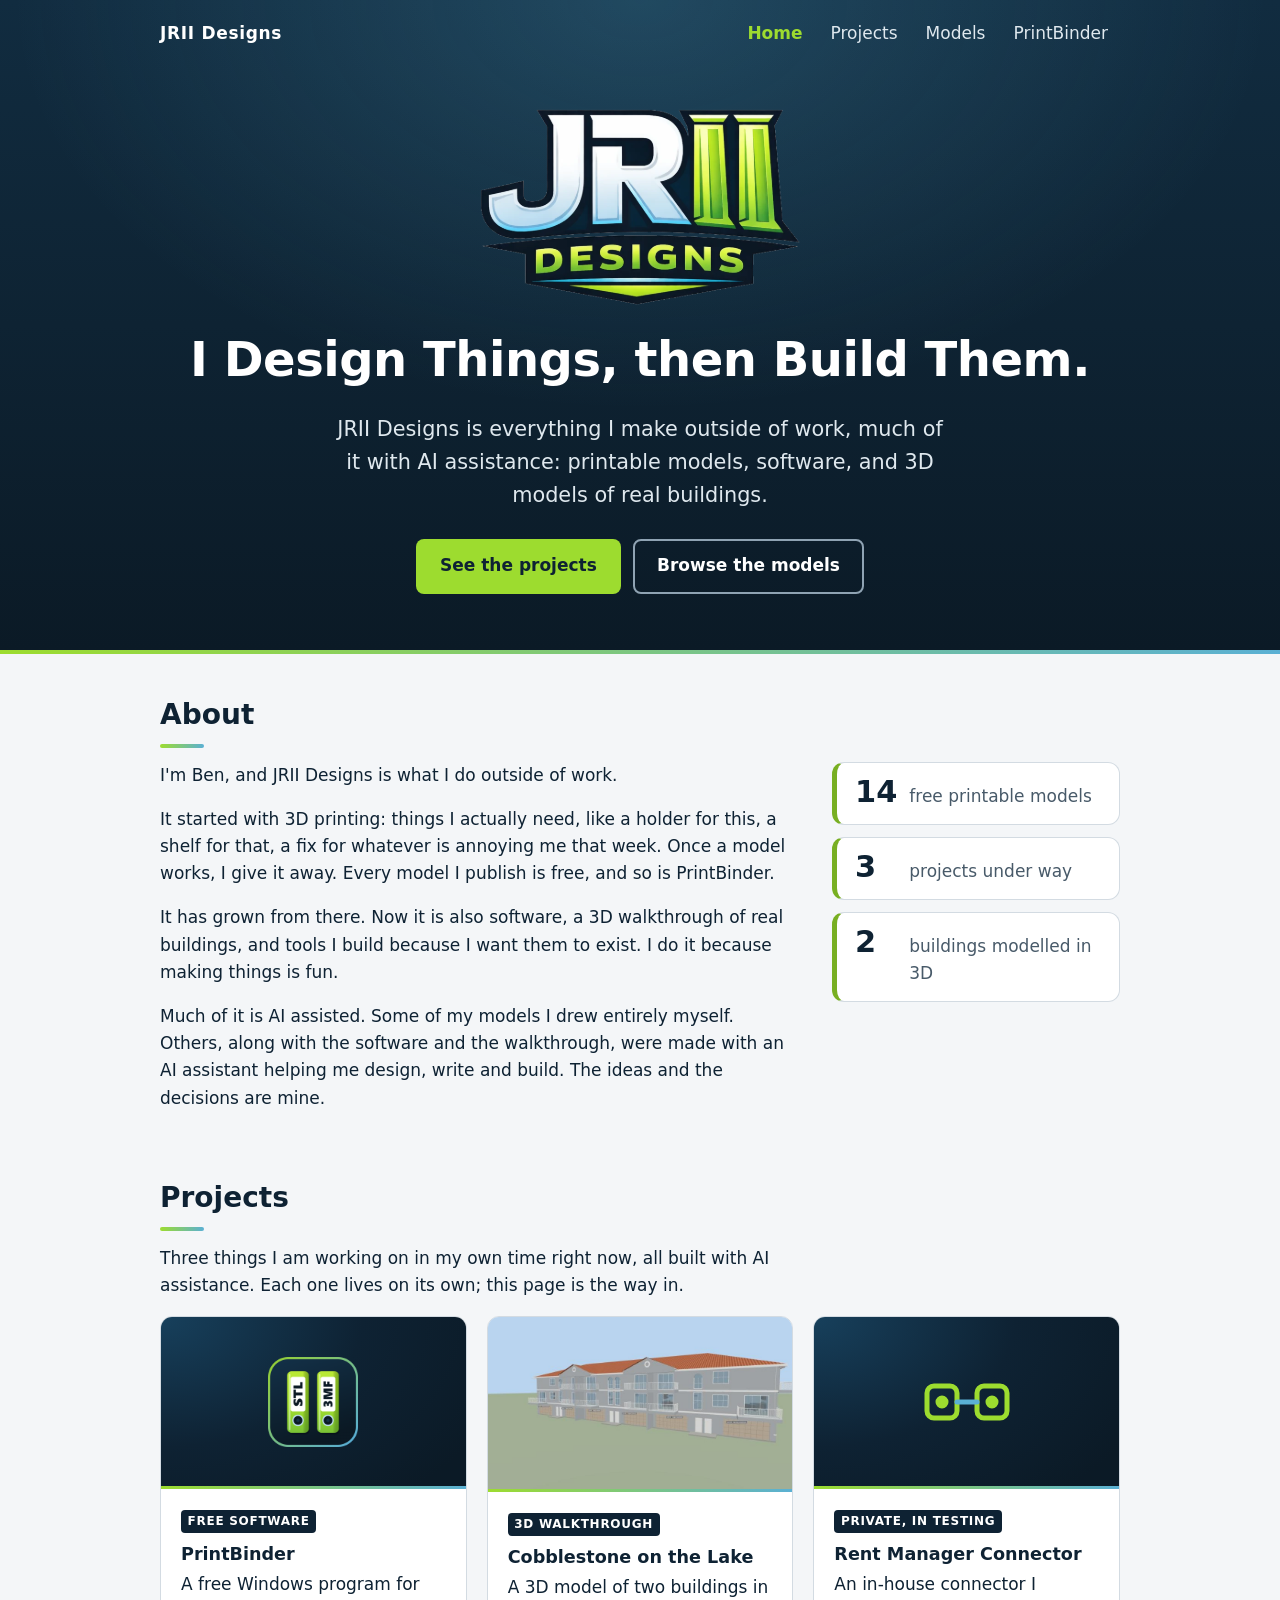
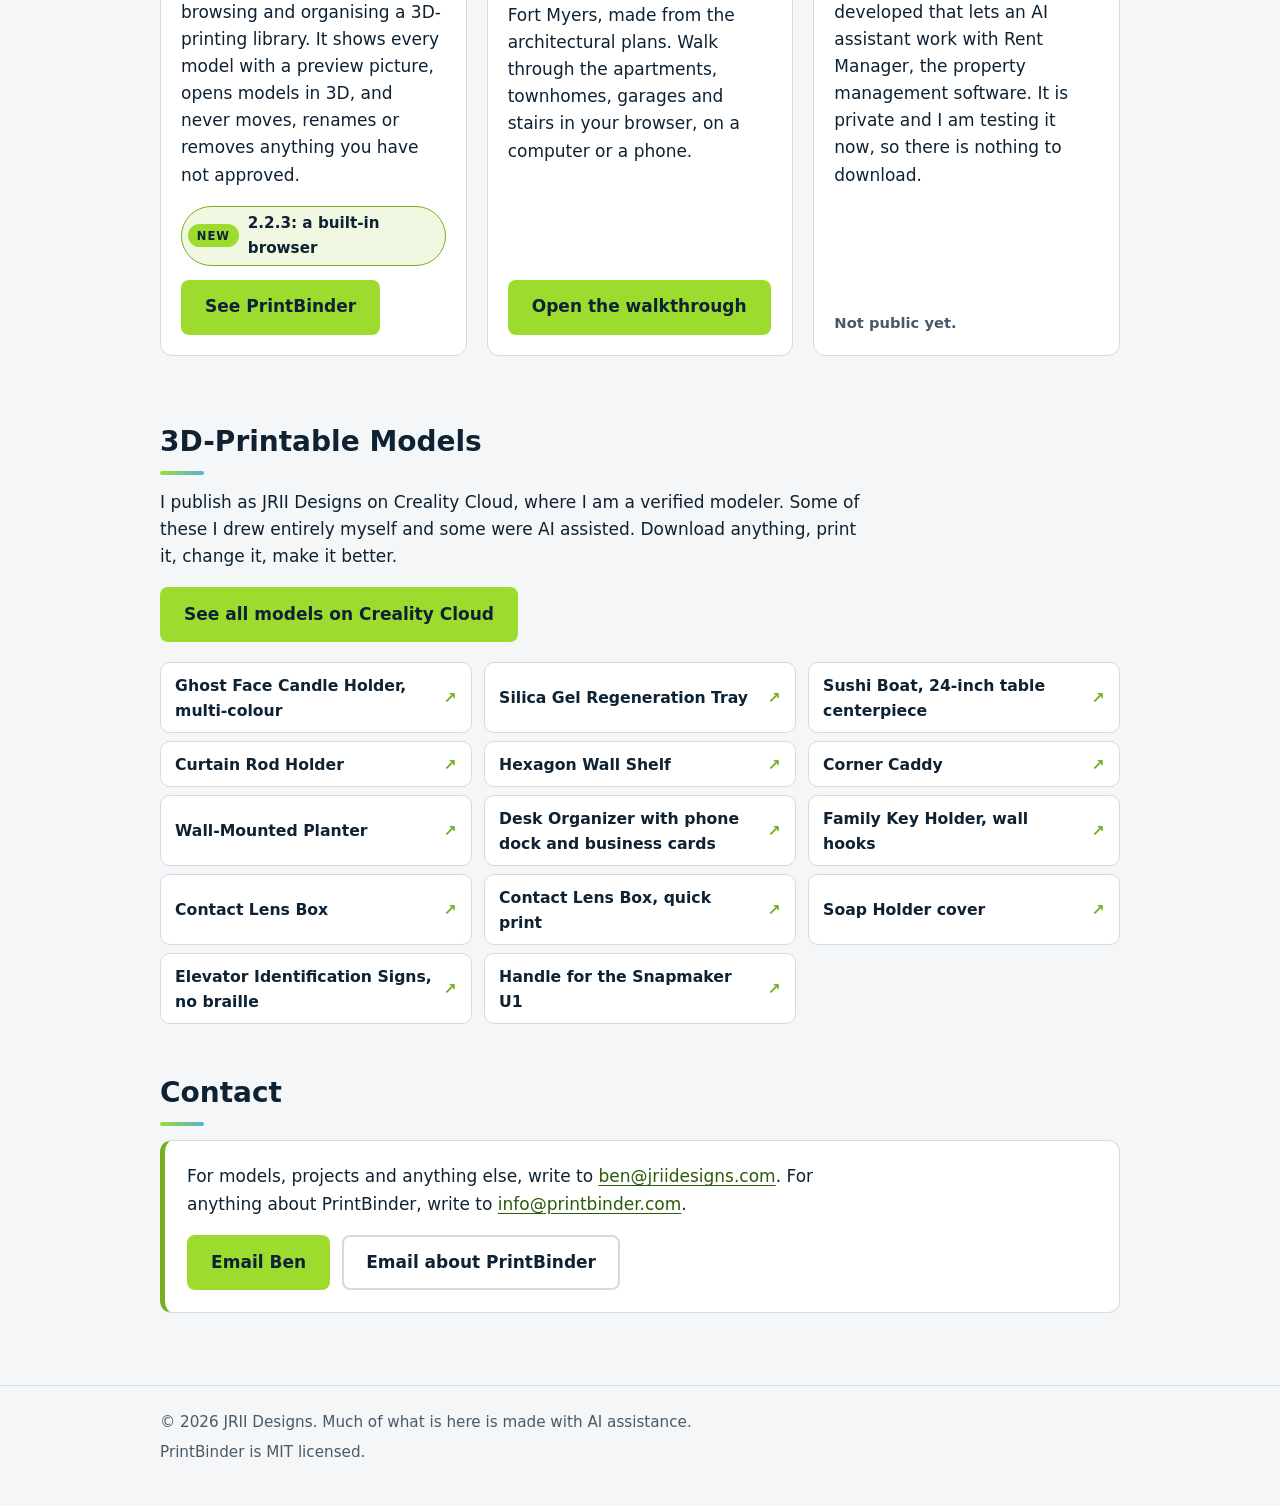
<file: index.html>
<!doctype html>
<html lang="en">
<head>
<meta charset="utf-8">
<meta name="viewport" content="width=device-width, initial-scale=1">
<title>JRII Designs: What Ben Designs Outside of Work</title>
<meta name="description" content="JRII Designs is everything Ben designs outside of work, much of it with AI assistance: free 3D-printable models, PrintBinder, a 3D building walkthrough, and a Rent Manager connector in testing.">
<link rel="canonical" href="https://jriidesigns.com/">
<meta property="og:type" content="website">
<meta property="og:site_name" content="JRII Designs">
<meta property="og:title" content="JRII Designs">
<meta property="og:description" content="Everything Ben designs outside of work.">
<meta property="og:url" content="https://jriidesigns.com/">
<meta property="og:image" content="https://jriidesigns.com/assets/jrii-designs.png">
<meta property="og:image:alt" content="JRII Designs logo">
<link rel="icon" type="image/png" href="assets/favicon.png">
<link rel="apple-touch-icon" href="assets/apple-touch-icon.png">
<link rel="stylesheet" href="assets/site.css">
</head>
<body class="home">
<a class="skip" href="#main">Skip to content</a>

<header class="band band-glow">
  <div class="wrap topbar">
    <a class="name" href="index.html" aria-current="page">JRII Designs</a>
    <nav aria-label="Site">
      <ul>
        <li><a href="index.html" aria-current="page">Home</a></li>
        <li><a href="#projects">Projects</a></li>
        <li><a href="#models">Models</a></li>
        <li><a href="printbinder/index.html">PrintBinder</a></li>
      </ul>
    </nav>
  </div>
  <div class="wrap hero hero-home">
    <img src="assets/jrii-designs.png" width="324" height="200" alt="JRII Designs">
    <h1>I Design Things, then Build Them.</h1>
    <p class="lead">JRII Designs is everything I make outside of work, much of it with AI assistance: printable models, software, and 3D models of real buildings.</p>
    <div class="actions">
      <a class="btn btn-primary" href="#projects">See the projects</a>
      <a class="btn btn-ghost" href="#models">Browse the models</a>
    </div>
  </div>
</header>

<main id="main">

  <section aria-labelledby="about">
    <div class="wrap">
      <h2 id="about">About</h2>
      <div class="about-grid">
        <div class="prose">
          <p>I'm Ben, and JRII Designs is what I do outside of work.</p>
          <p>It started with 3D printing: things I actually need, like a holder for this, a shelf for that, a fix for whatever is annoying me that week. Once a model works, I give it away. Every model I publish is free, and so is PrintBinder.</p>
          <p>It has grown from there. Now it is also software, a 3D walkthrough of real buildings, and tools I build because I want them to exist. I do it because making things is fun.</p>
          <p>Much of it is AI assisted. Some of my models I drew entirely myself. Others, along with the software and the walkthrough, were made with an AI assistant helping me design, write and build. The ideas and the decisions are mine.</p>
        </div>
        <ul class="stats" aria-label="At a glance">
          <li><strong>14</strong><span>free printable models</span></li>
          <li><strong>3</strong><span>projects under way</span></li>
          <li><strong>2</strong><span>buildings modelled in 3D</span></li>
        </ul>
      </div>
    </div>
  </section>

  <section aria-labelledby="projects">
    <div class="wrap">
      <h2 id="projects">Projects</h2>
      <p class="prose">Three things I am working on in my own time right now, all built with AI assistance. Each one lives on its own; this page is the way in.</p>
      <ul class="grid proj-grid">
        <li class="card proj">
          <div class="proj-media proj-media-icon"><img src="assets/printbinder-icon.png" width="256" height="256" alt="PrintBinder icon: two green binders on navy"></div>
          <div class="proj-body">
            <p><span class="tag">Free software</span></p>
            <h3>PrintBinder</h3>
            <p>A free Windows program for browsing and organising a 3D-printing library. It shows every model with a preview picture, opens models in 3D, and never moves, renames or removes anything you have not approved.</p>
            <p class="newpill newpill-card"><a href="printbinder/index.html#new"><span class="newbadge">New</span> 2.2.3: a built-in browser</a></p>
          </div>
          <p class="proj-foot"><a class="btn btn-primary" href="printbinder/index.html">See PrintBinder</a></p>
        </li>
        <li class="card proj">
          <div class="proj-media"><img src="assets/cobblestone-walkthrough.jpg" width="800" height="450" loading="lazy" alt="3D model of a three-storey townhome building with balconies and a clay tile roof"></div>
          <div class="proj-body">
            <p><span class="tag">3D walkthrough</span></p>
            <h3>Cobblestone on the Lake</h3>
            <p>A 3D model of two buildings in Fort Myers, made from the architectural plans. Walk through the apartments, townhomes, garages and stairs in your browser, on a computer or a phone.</p>
          </div>
          <p class="proj-foot"><a class="btn btn-primary" href="https://cobblestone-on-the-lake.pages.dev/" rel="noopener">Open the walkthrough</a></p>
        </li>
        <li class="card proj">
          <div class="proj-media proj-media-icon">
            <svg viewBox="0 0 96 96" role="img" aria-label="Two boxes joined by a link" fill="none" stroke="#9ddc2f" stroke-width="5" stroke-linecap="round" stroke-linejoin="round"><rect x="8" y="32" width="30" height="32" rx="7"/><rect x="58" y="32" width="30" height="32" rx="7"/><path d="M38 48h20" stroke="#5ab0d4"/><circle cx="23" cy="48" r="4" fill="#9ddc2f"/><circle cx="73" cy="48" r="4" fill="#9ddc2f"/></svg>
          </div>
          <div class="proj-body">
            <p><span class="tag">Private, in testing</span></p>
            <h3>Rent Manager Connector</h3>
            <p>An in-house connector I developed that lets an AI assistant work with Rent Manager, the property management software. It is private and I am testing it now, so there is nothing to download.</p>
          </div>
          <p class="proj-foot proj-note">Not public yet.</p>
        </li>
      </ul>
    </div>
  </section>

  <section aria-labelledby="models">
    <div class="wrap">
      <h2 id="models">3D-Printable Models</h2>
      <p class="prose">I publish as JRII Designs on Creality Cloud, where I am a verified modeler. Some of these I drew entirely myself and some were AI assisted. Download anything, print it, change it, make it better.</p>
      <p><a class="btn btn-primary" href="https://www.crealitycloud.com/user/4278619749/model" rel="noopener">See all models on Creality Cloud</a></p>
      <ul class="model-list chips">
        <li><a href="https://www.crealitycloud.com/model-detail/ghost-face-candle-holder-multi-color" rel="noopener">Ghost Face Candle Holder, multi-colour</a></li>
        <li><a href="https://www.crealitycloud.com/model-detail/desiccant-dry-box" rel="noopener">Silica Gel Regeneration Tray</a></li>
        <li><a href="https://www.crealitycloud.com/model-detail/sushi-boat-table-centerpiece" rel="noopener">Sushi Boat, 24-inch table centerpiece</a></li>
        <li><a href="https://www.crealitycloud.com/model-detail/curtain-clasp" rel="noopener">Curtain Rod Holder</a></li>
        <li><a href="https://www.crealitycloud.com/model-detail/hexagon-shelf-decor" rel="noopener">Hexagon Wall Shelf</a></li>
        <li><a href="https://www.crealitycloud.com/model-detail/corner-caddy" rel="noopener">Corner Caddy</a></li>
        <li><a href="https://www.crealitycloud.com/model-detail/vertical-wall-planter" rel="noopener">Wall-Mounted Planter</a></li>
        <li><a href="https://www.crealitycloud.com/model-detail/desk-organizer-phone-dock-business-card" rel="noopener">Desk Organizer with phone dock and business cards</a></li>
        <li><a href="https://www.crealitycloud.com/model-detail/family-key-holder-wall-hooks" rel="noopener">Family Key Holder, wall hooks</a></li>
        <li><a href="https://www.crealitycloud.com/model-detail/contact-lens-container-3d-print" rel="noopener">Contact Lens Box</a></li>
        <li><a href="https://www.crealitycloud.com/model-detail/contact-lens-box-quick-print" rel="noopener">Contact Lens Box, quick print</a></li>
        <li><a href="https://www.crealitycloud.com/model-detail/bath-body-works-soap-holder-bbw-soap-cover" rel="noopener">Soap Holder cover</a></li>
        <li><a href="https://www.crealitycloud.com/model-detail/elevator-identification-signs-no-braille" rel="noopener">Elevator Identification Signs, no braille</a></li>
        <li><a href="https://www.crealitycloud.com/model-detail/handle-for-srin-snapmaker-u1" rel="noopener">Handle for the Snapmaker U1</a></li>
      </ul>
    </div>
  </section>

  <section aria-labelledby="contact">
    <div class="wrap">
      <h2 id="contact">Contact</h2>
      <div class="card contact-card">
        <p class="prose">For models, projects and anything else, write to <a href="mailto:ben@jriidesigns.com">ben@jriidesigns.com</a>. For anything about PrintBinder, write to <a href="mailto:info@printbinder.com">info@printbinder.com</a>.</p>
        <div class="actions">
          <a class="btn btn-primary" href="mailto:ben@jriidesigns.com">Email Ben</a>
          <a class="btn btn-outline" href="mailto:info@printbinder.com">Email about PrintBinder</a>
        </div>
      </div>
    </div>
  </section>

</main>

<footer>
  <div class="wrap">
    <p>&copy; 2026 JRII Designs. Much of what is here is made with AI assistance.</p>
    <p>PrintBinder is MIT licensed.</p>
  </div>
</footer>
</body>
</html>
</file>
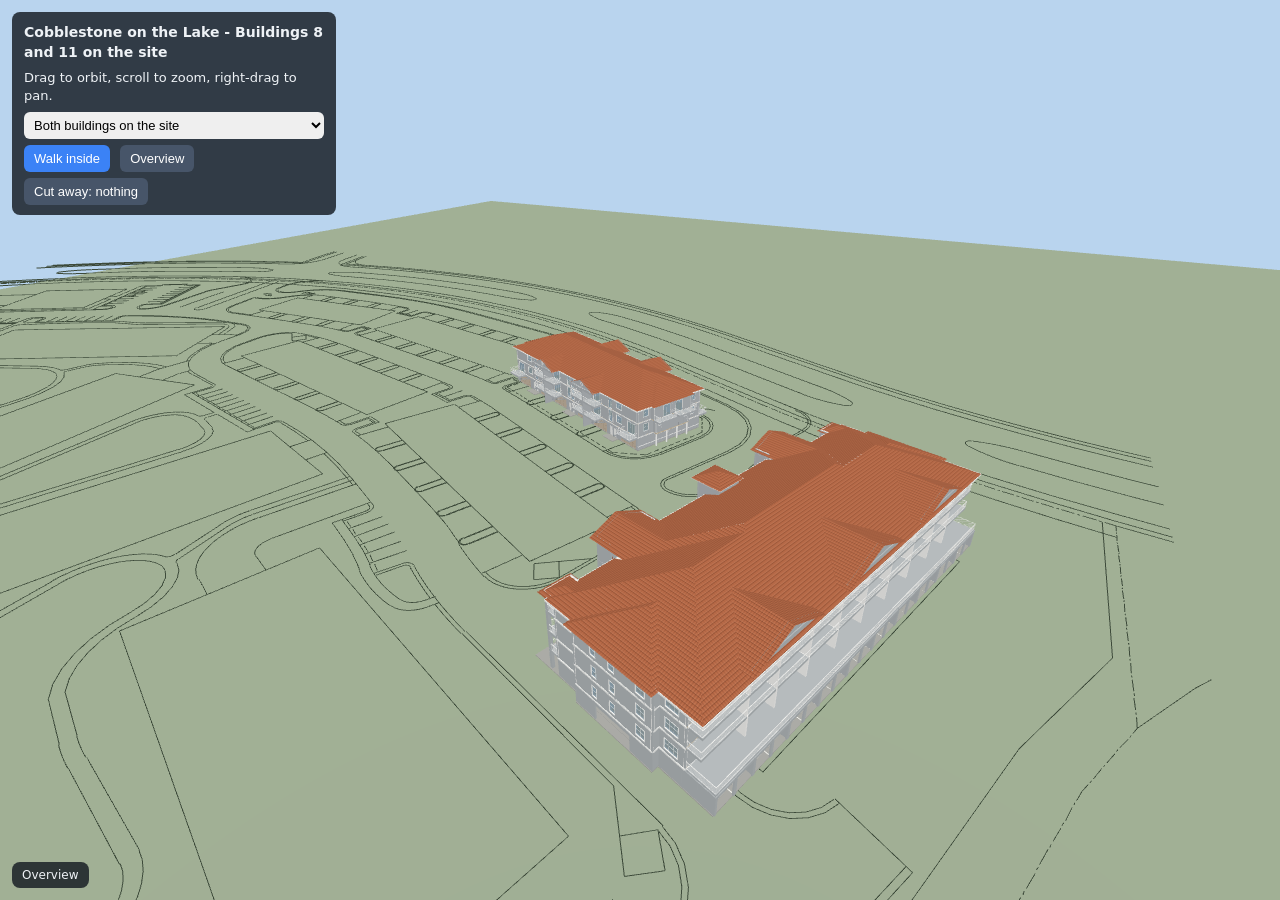
<file: cobblestone/index.html>
<!doctype html>
<html lang="en">
  <head>
    <meta charset="utf-8" />
    <meta name="viewport" content="width=device-width, initial-scale=1" />
    <title>Cobblestone on the Lake - 3D Walkthrough</title>
    <meta name="description" content="Walk through Buildings 8 and 11 at Cobblestone on the Lake, Fort Myers, in 3D." />
    <meta name="robots" content="noindex" />
    <style>
      html, body { margin: 0; height: 100%; overflow: hidden; background: #cfd8e3; font-family: system-ui, "Segoe UI", sans-serif; }
      canvas { display: block; }
      #hud { position: fixed; left: 12px; top: 12px; background: rgba(20, 26, 34, 0.82); color: #eef2f6; padding: 10px 12px; border-radius: 8px; font-size: 13px; line-height: 1.45; max-width: 300px; }
      #hud h1 { font-size: 14px; margin: 0 0 6px; }
      #hud button { margin: 6px 6px 0 0; padding: 6px 10px; border: 0; border-radius: 6px; background: #3b82f6; color: #fff; font-size: 13px; cursor: pointer; }
      #hud button.alt { background: #475569; }
      #hud .key { display: inline-block; min-width: 14px; padding: 0 4px; border: 1px solid #8a97a8; border-radius: 4px; font-size: 11px; text-align: center; }
      #status { position: fixed; left: 12px; bottom: 12px; background: rgba(20, 26, 34, 0.82); color: #eef2f6; padding: 6px 10px; border-radius: 8px; font-size: 12px; font-variant-numeric: tabular-nums; }
      #legend { position: fixed; right: 12px; top: 12px; background: rgba(20, 26, 34, 0.82); color: #eef2f6; padding: 8px 10px; border-radius: 8px; font-size: 12px; line-height: 1.6; }
      #legend i { display: inline-block; width: 12px; height: 12px; border-radius: 2px; margin-right: 6px; vertical-align: -2px; }
      #pad { position: fixed; right: 14px; bottom: 14px; display: none; grid-template-areas: ". u ." "l d r"; gap: 6px; touch-action: none; user-select: none; }
      #pad button { width: 56px; height: 56px; border: 0; border-radius: 12px; background: rgba(20, 26, 34, 0.72); color: #fff; font-size: 20px; touch-action: none; }
      #pad button:active { background: #3b82f6; }
      @media (max-width: 600px) { #hud { max-width: 210px; font-size: 12px; } #status { max-width: calc(100vw - 230px); font-size: 11px; } }
      #cross { position: fixed; left: 50%; top: 50%; width: 6px; height: 6px; margin: -3px 0 0 -3px; border-radius: 50%; background: rgba(255,255,255,0.8); box-shadow: 0 0 0 1px rgba(0,0,0,0.5); display: none; }
    </style>
    <script type="module" crossorigin src="./assets/index-CF_62AJQ.js"></script>
  </head>
  <body>
    <div id="hud">
      <h1 id="title">Loading model...</h1>
      <div id="help"></div>
      <select id="pick" style="margin-top:6px;padding:5px 6px;border-radius:6px;border:0;font-size:13px;width:100%">
        <option value="site">Both buildings on the site</option>
        <option value="b11">Building 11 - townhomes</option>
        <option value="b8">Building 8 - apartments</option>
      </select>
      <button id="btnWalk">Walk inside</button>
      <button id="btnOrbit" class="alt">Overview</button>
      <button id="btnRoof" class="alt">Cut away</button>
    </div>
    <div id="pad">
      <button data-key="KeyW" style="grid-area:u" aria-label="Forward">&#9650;</button>
      <button data-key="ArrowLeft" style="grid-area:l" aria-label="Turn left">&#9664;</button>
      <button data-key="KeyS" style="grid-area:d" aria-label="Back">&#9660;</button>
      <button data-key="ArrowRight" style="grid-area:r" aria-label="Turn right">&#9654;</button>
    </div>
    <div id="status"></div>
    <div id="cross"></div>
  </body>
</html>
</file>
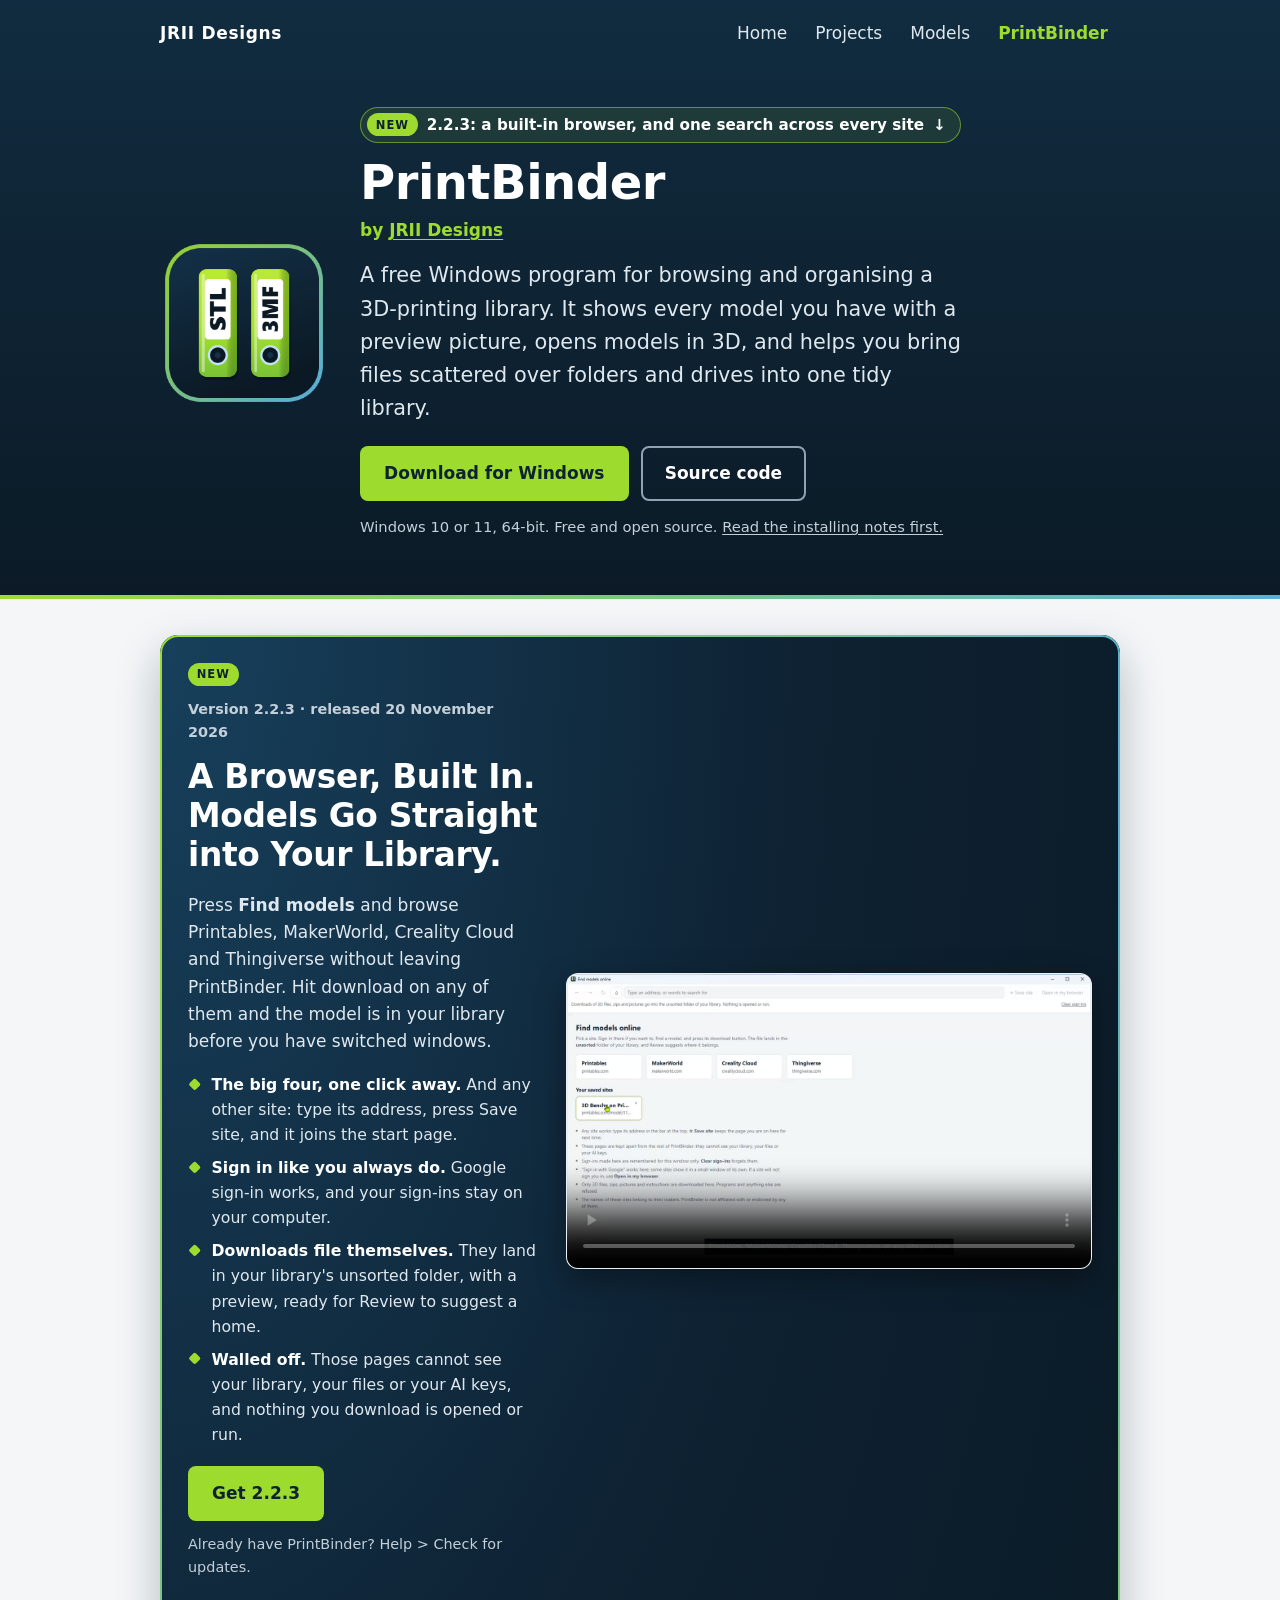
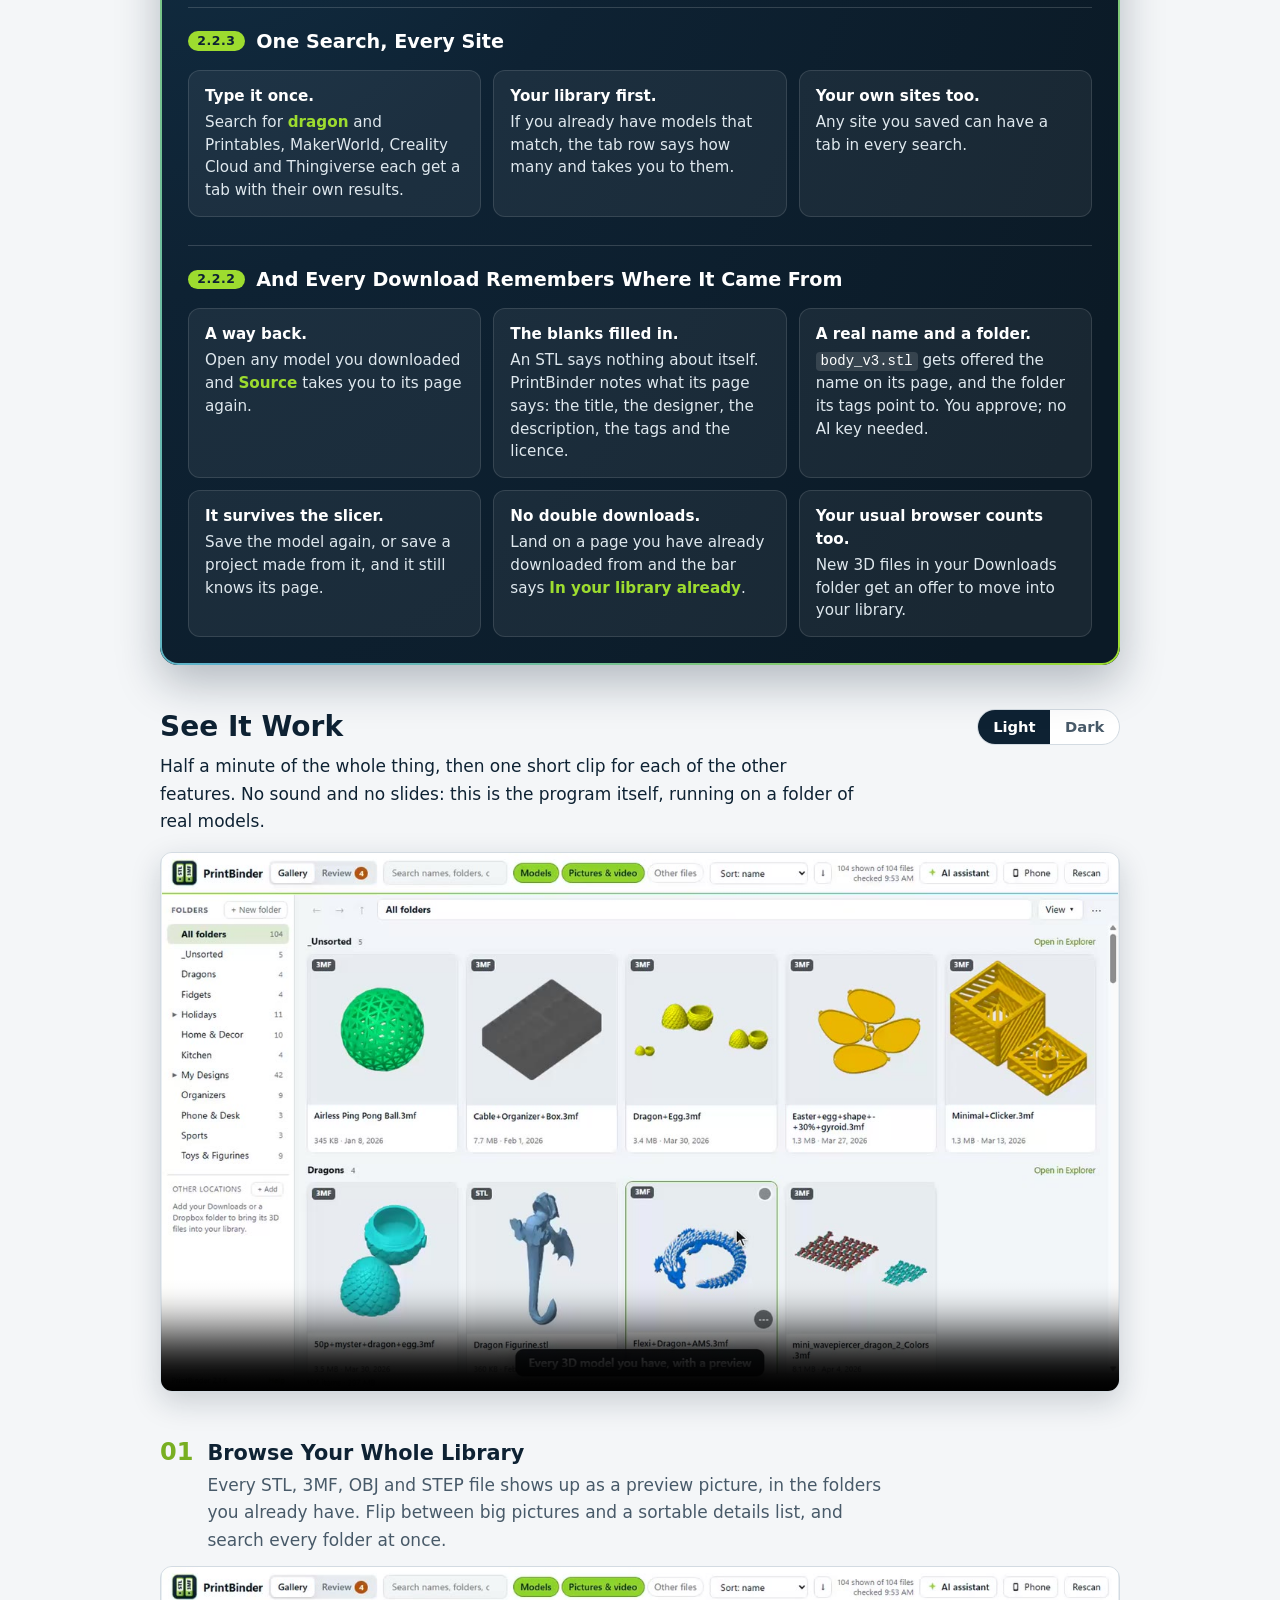
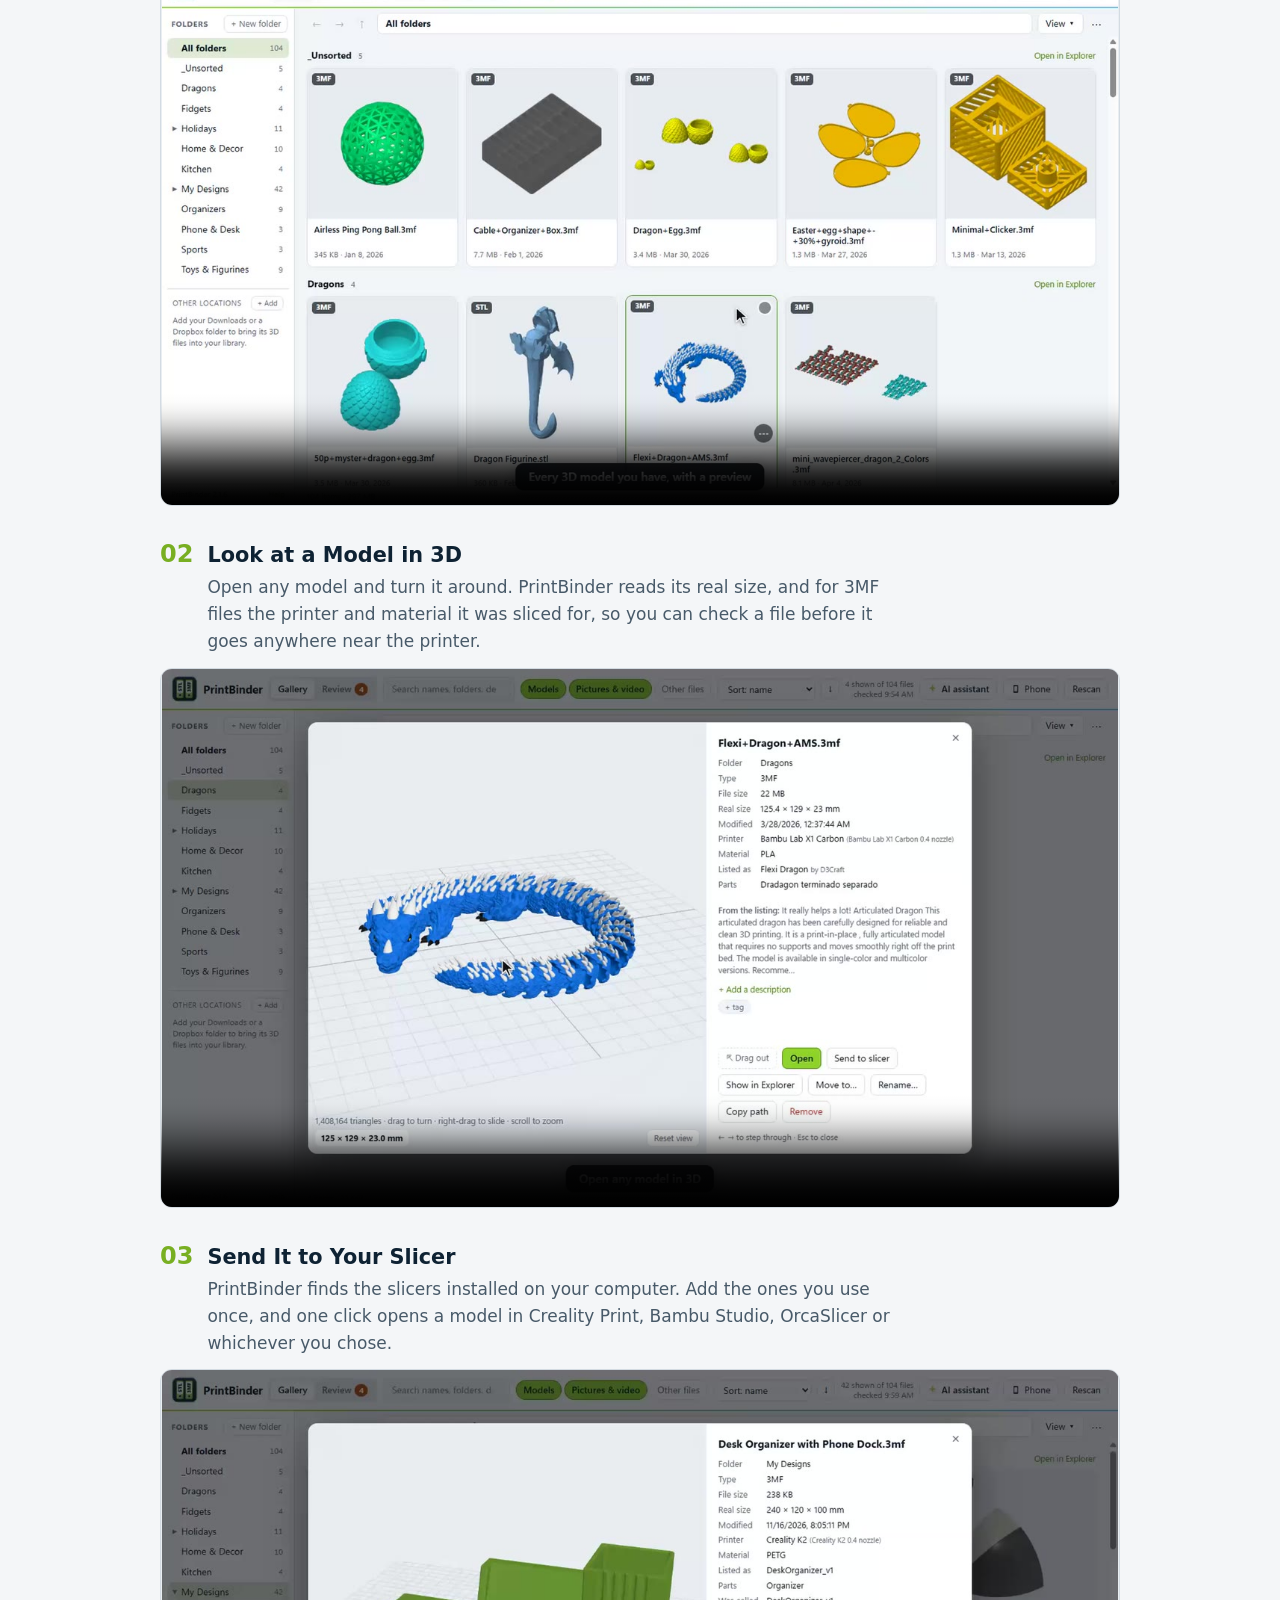
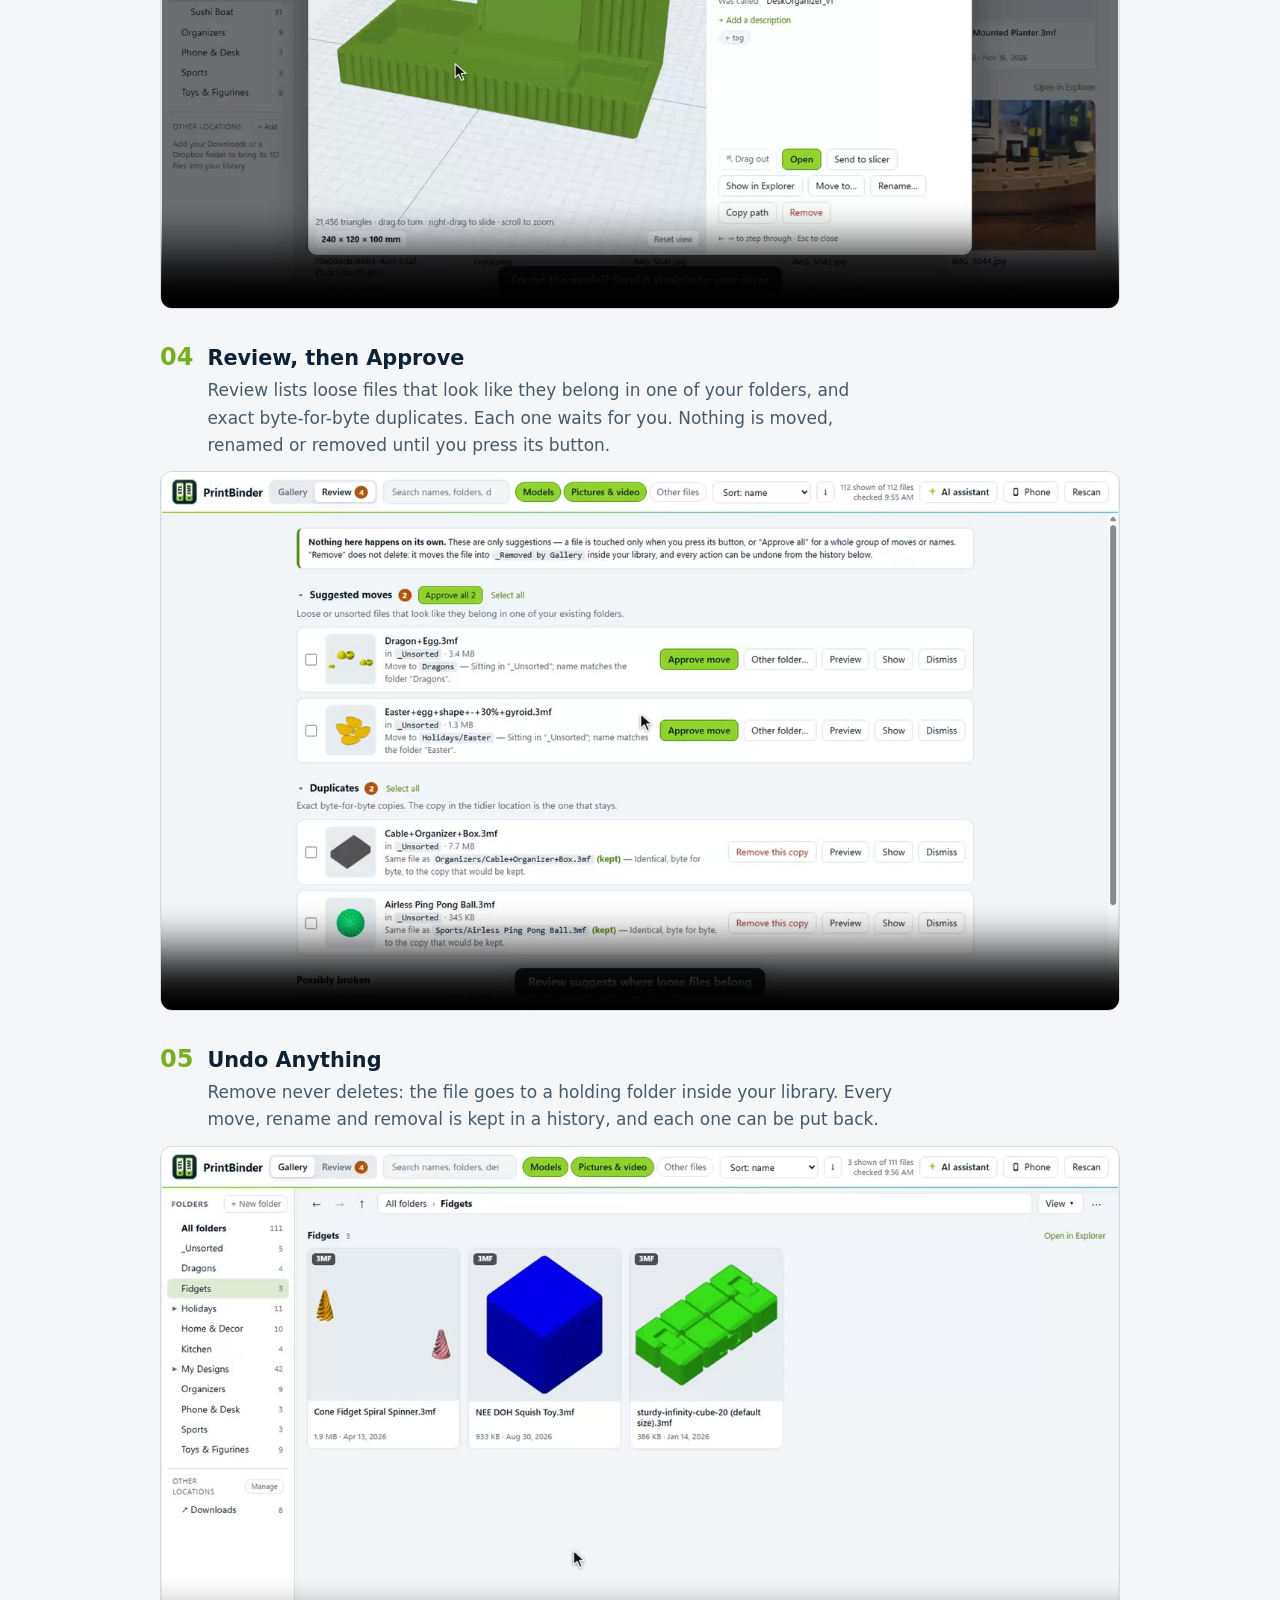
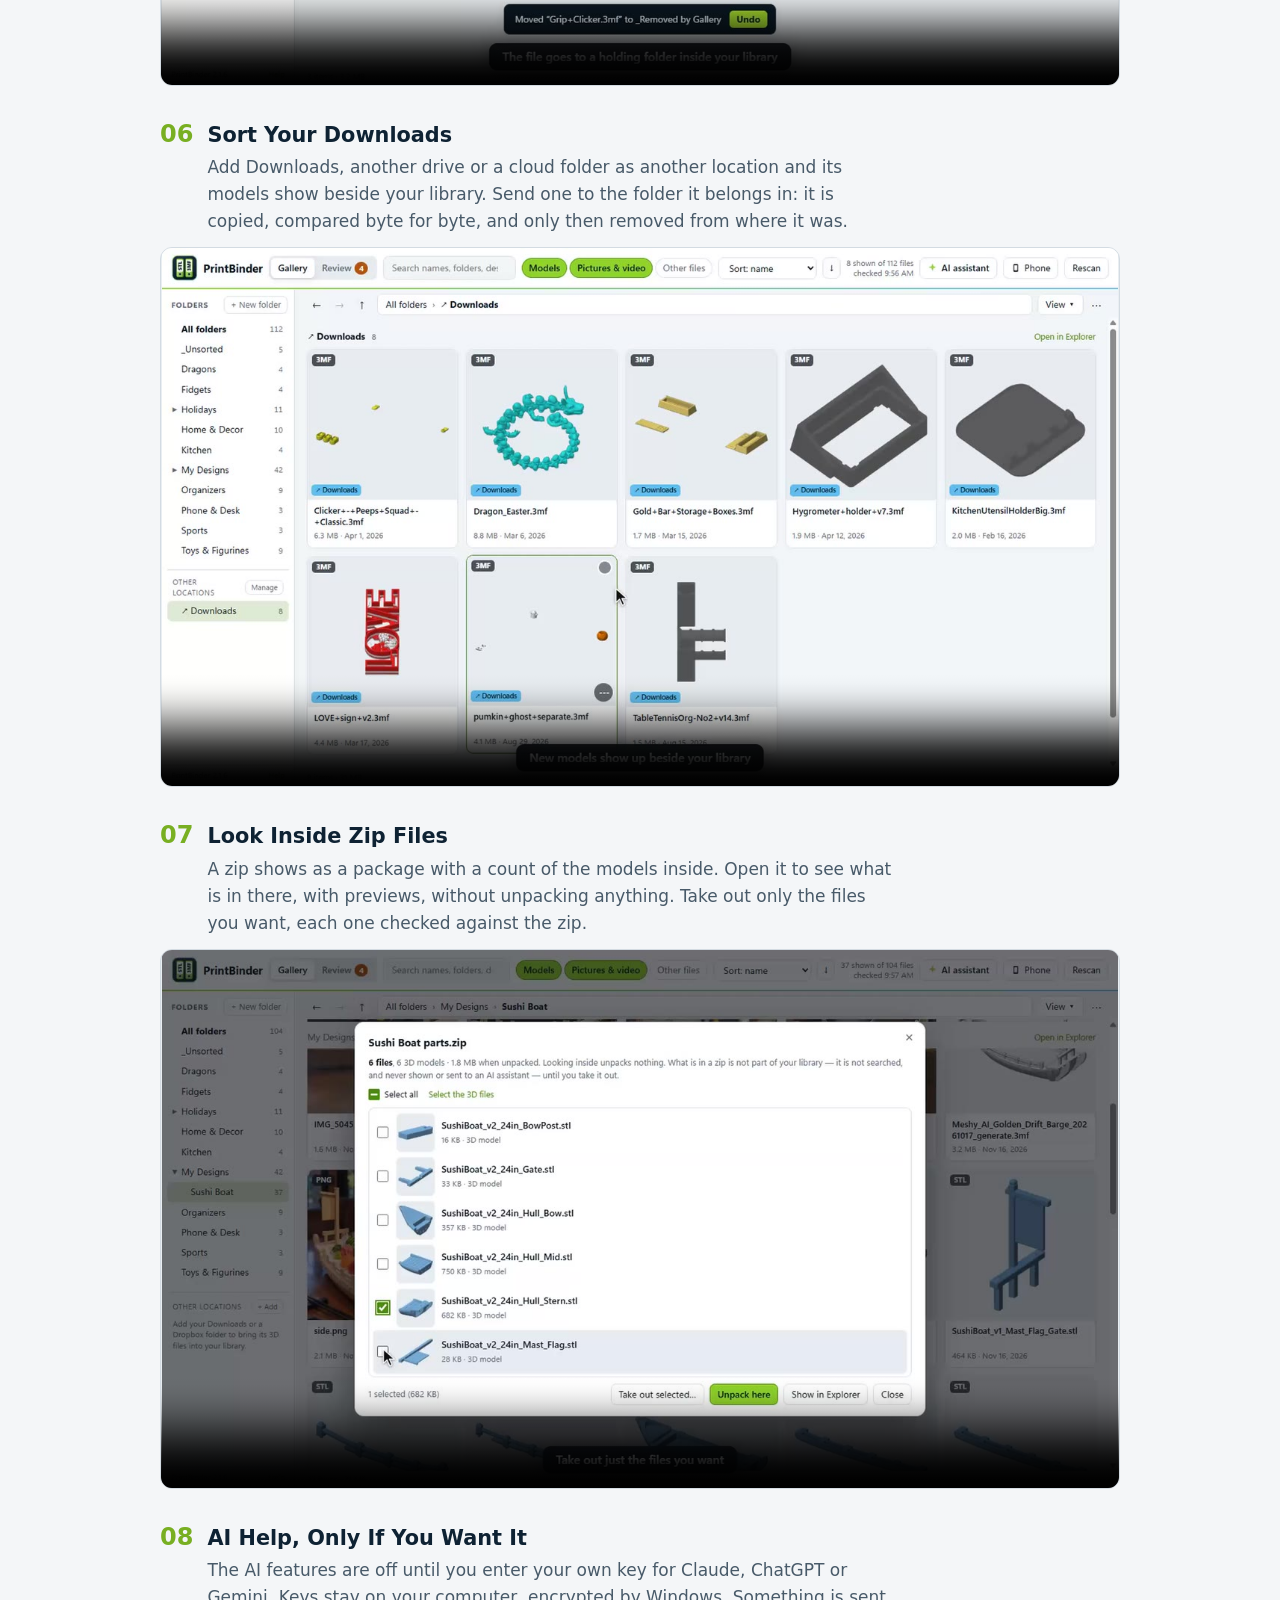
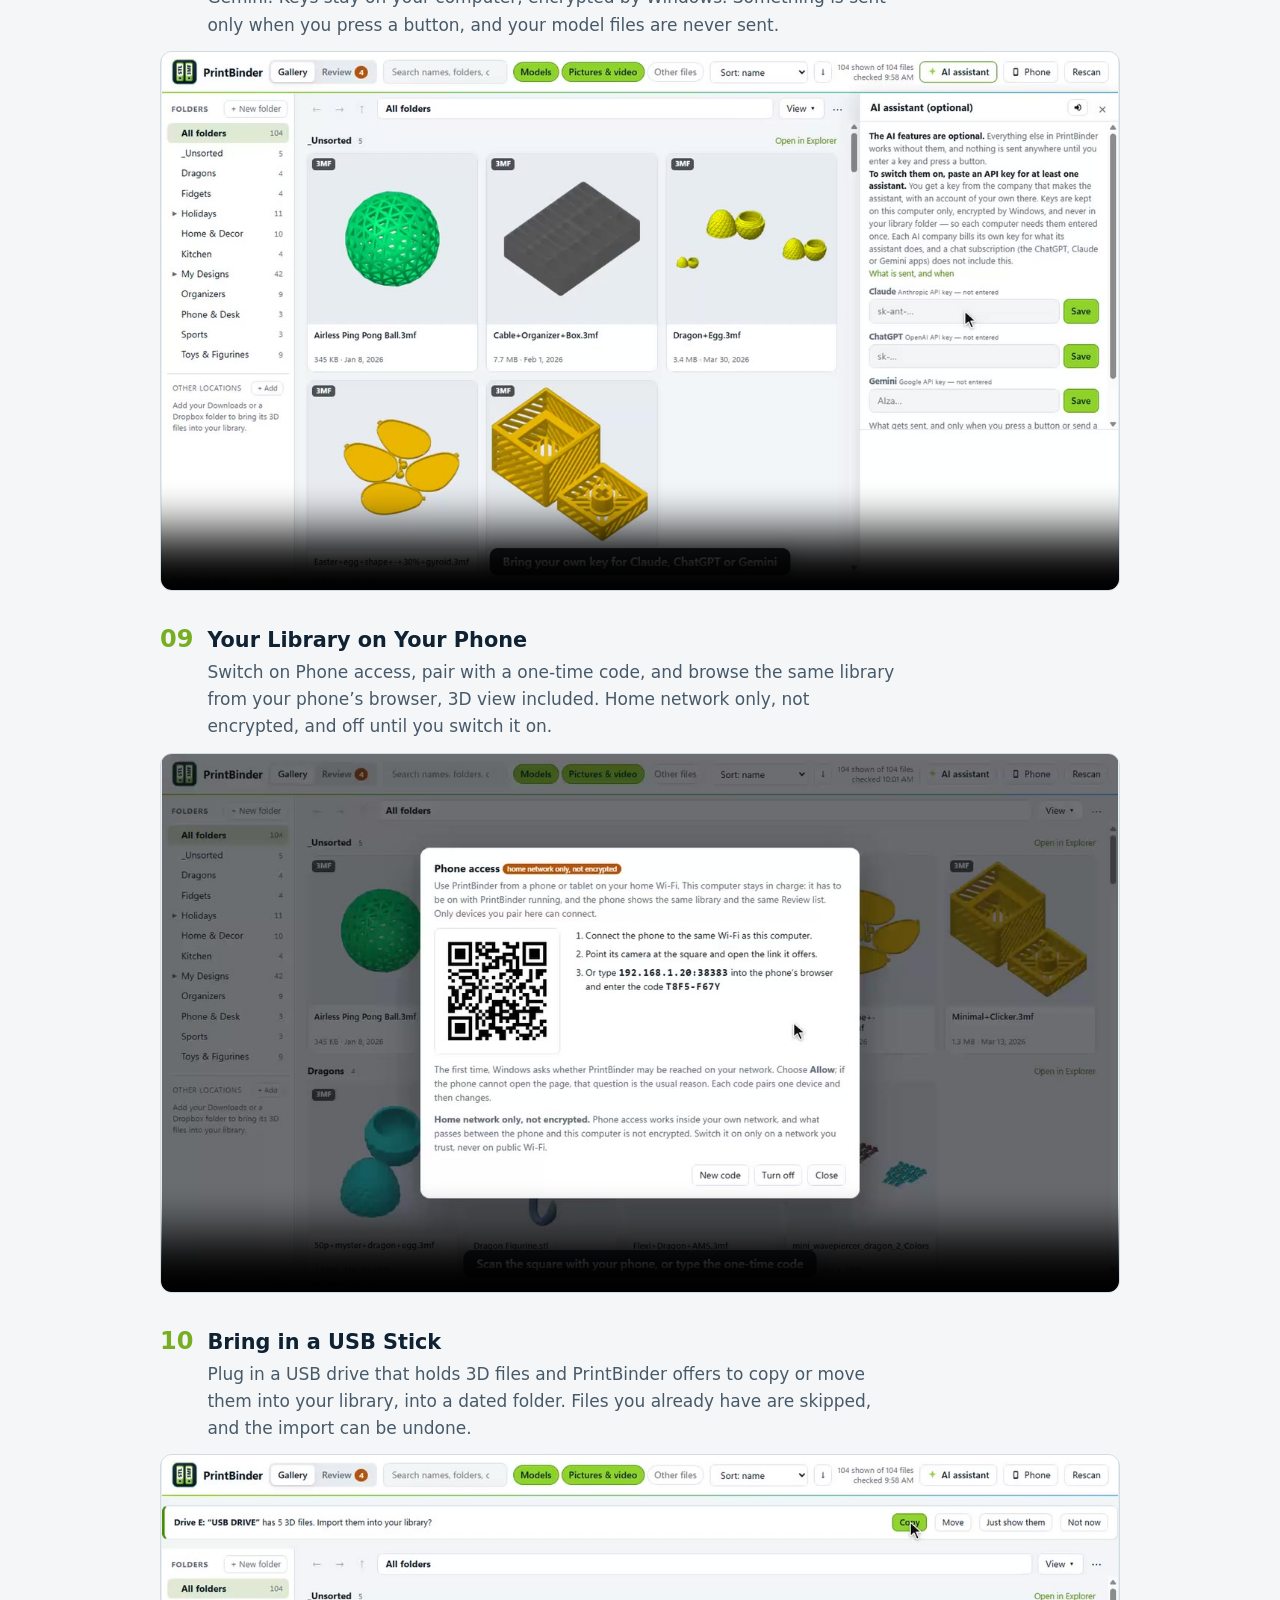
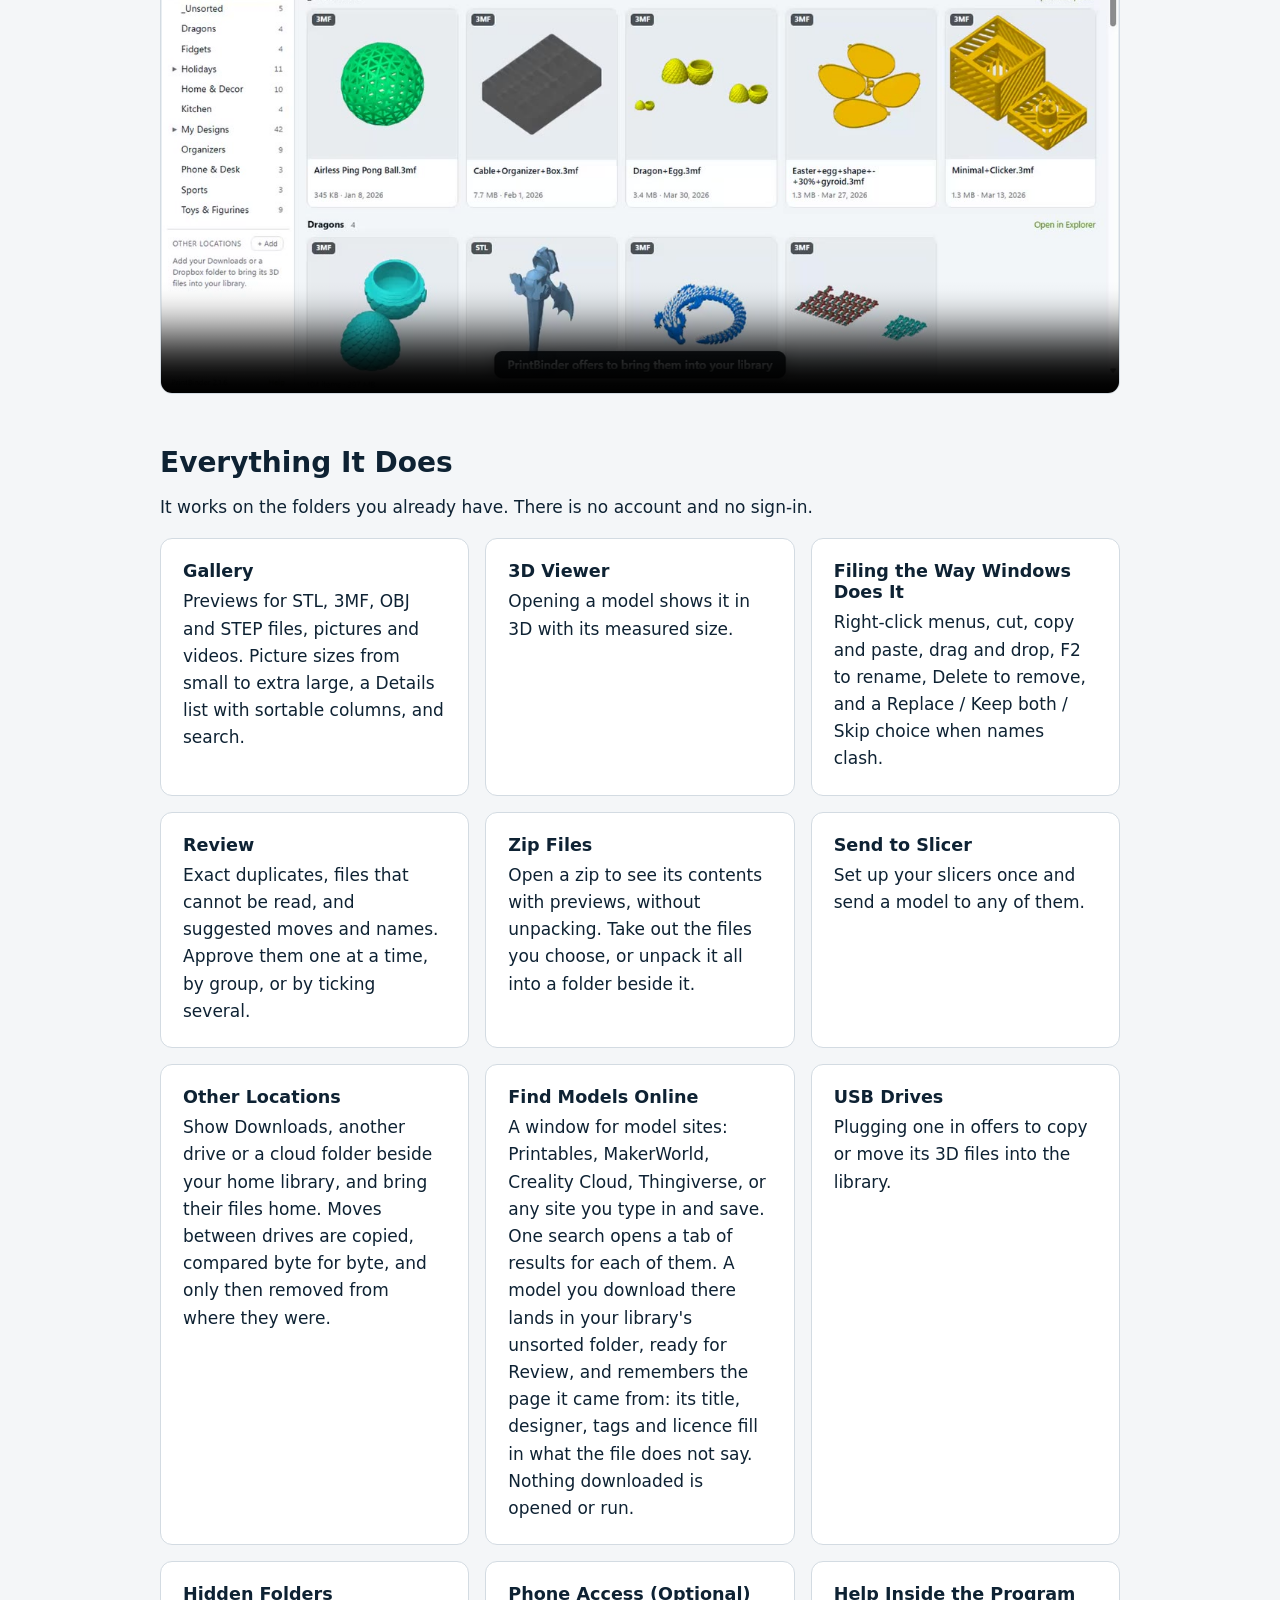
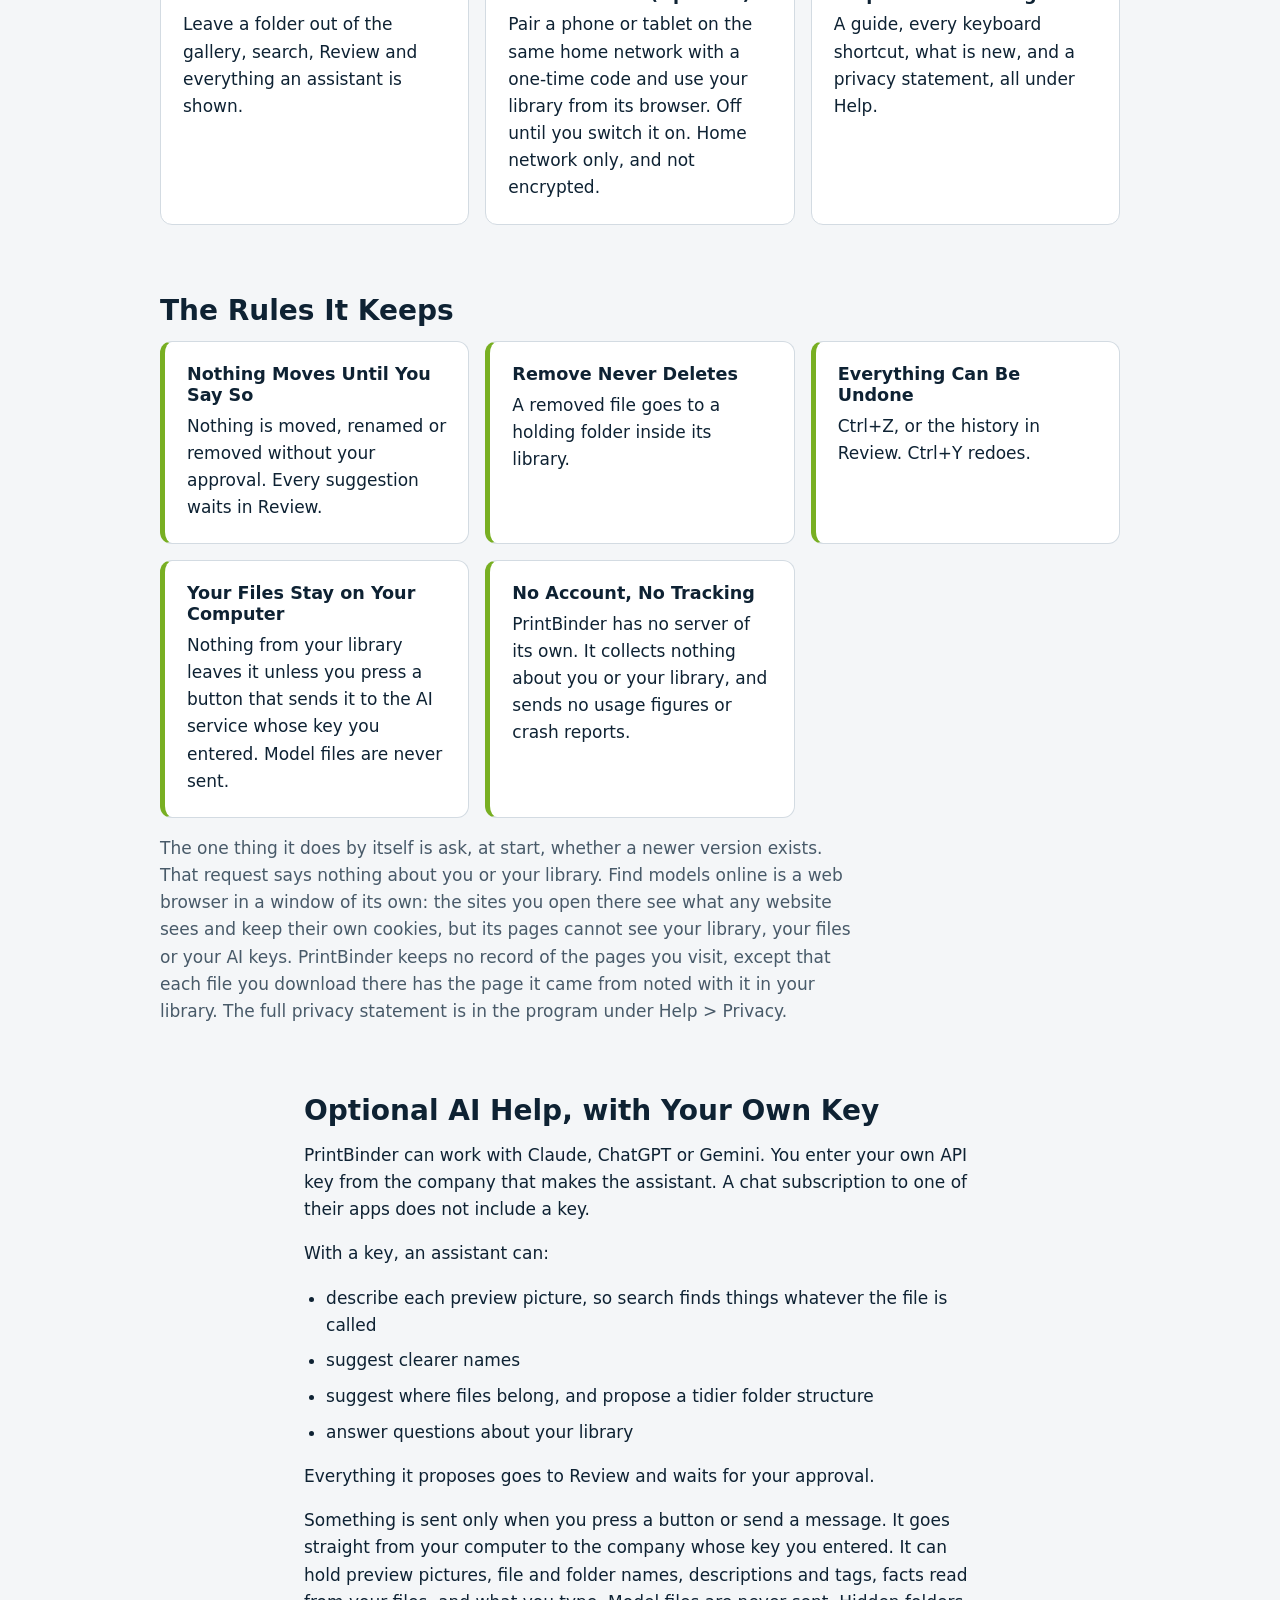
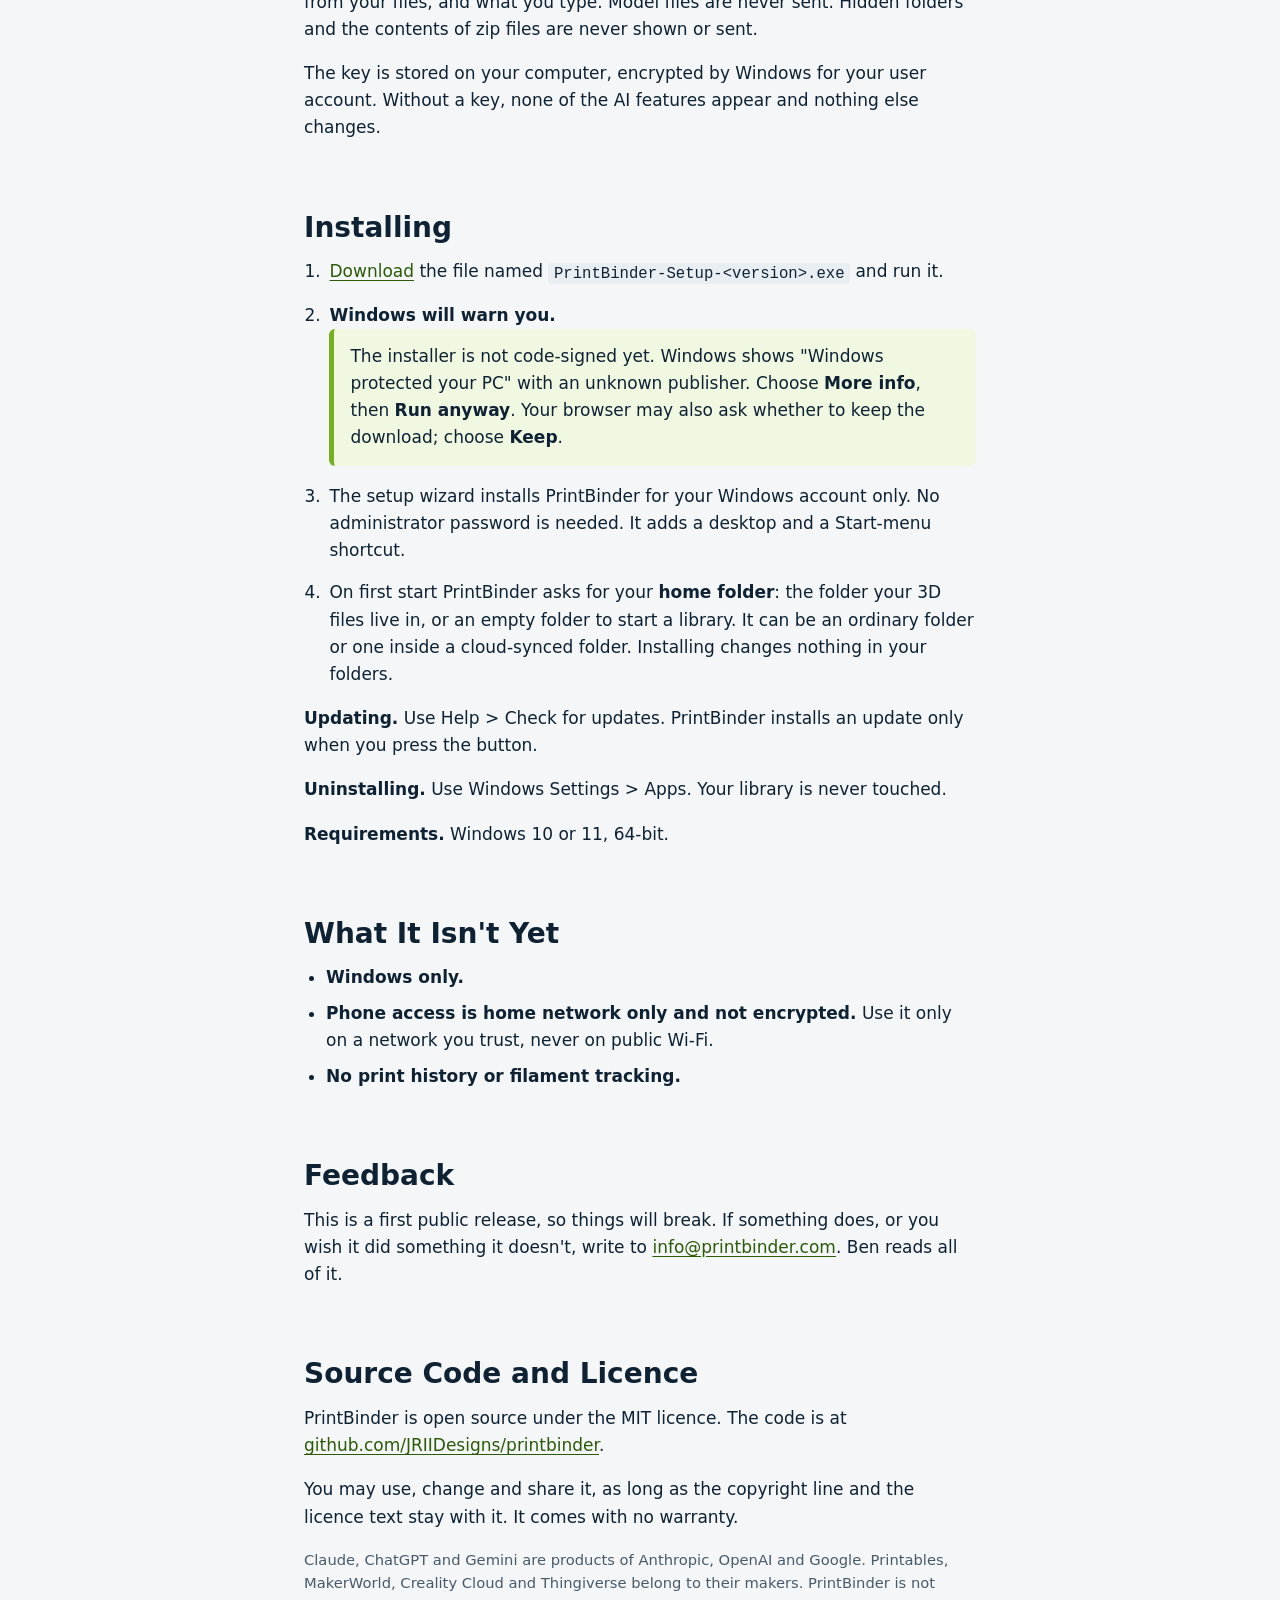
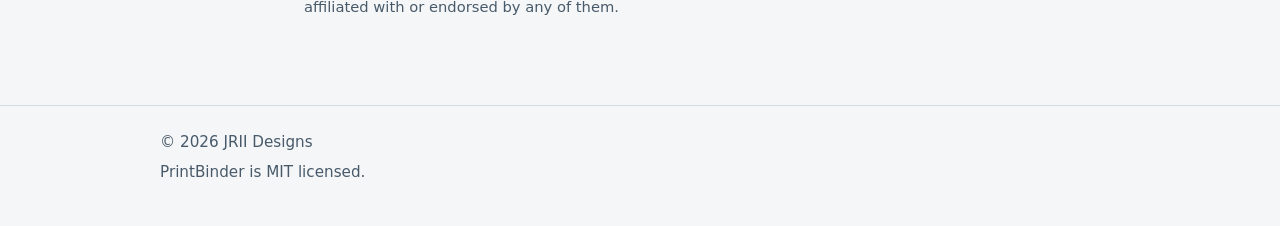
<file: printbinder/index.html>
<!doctype html>
<html lang="en">
<head>
<meta charset="utf-8">
<meta name="viewport" content="width=device-width, initial-scale=1">
<title>PrintBinder, by JRII Designs: Organise Your 3D-Printing Library</title>
<meta name="description" content="PrintBinder is a free, open-source Windows program for browsing and organising a 3D-printing library, with a built-in browser for model sites. Nothing is moved, renamed or removed without your approval, and everything can be undone.">
<link rel="canonical" href="https://jriidesigns.com/printbinder/">
<meta property="og:type" content="website">
<meta property="og:site_name" content="JRII Designs">
<meta property="og:title" content="PrintBinder, by JRII Designs">
<meta property="og:description" content="A free, open-source Windows program for browsing and organising a 3D-printing library. Nothing moves without your approval.">
<meta property="og:url" content="https://jriidesigns.com/printbinder/">
<meta property="og:image" content="https://jriidesigns.com/assets/video/printbinder-01-browse-light.jpg">
<meta property="og:image:alt" content="PrintBinder showing a library of 3D models as preview pictures">
<link rel="icon" type="image/png" href="../assets/favicon.png">
<link rel="apple-touch-icon" href="../assets/apple-touch-icon.png">
<link rel="stylesheet" href="../assets/site.css">
</head>
<body>
<a class="skip" href="#main">Skip to content</a>

<header class="band">
  <div class="wrap topbar">
    <a class="name" href="../index.html">JRII Designs</a>
    <nav aria-label="Site">
      <ul>
        <li><a href="../index.html">Home</a></li>
        <li><a href="../index.html#projects">Projects</a></li>
        <li><a href="../index.html#models">Models</a></li>
        <li><a href="index.html" aria-current="page">PrintBinder</a></li>
      </ul>
    </nav>
  </div>
  <div class="wrap hero hero-app">
    <img src="../assets/printbinder-icon.png" width="256" height="256" alt="PrintBinder icon: two green binders on navy">
    <div>
      <p class="newpill"><a href="#new"><span class="newbadge">New</span> 2.2.3: a built-in browser, and one search across every site <span aria-hidden="true">&darr;</span></a></p>
      <h1>PrintBinder</h1>
      <p class="byline">by <a href="../index.html">JRII Designs</a></p>
      <p class="lead">A free Windows program for browsing and organising a 3D-printing library. It shows every model you have with a preview picture, opens models in 3D, and helps you bring files scattered over folders and drives into one tidy library.</p>
      <div class="actions">
        <a class="btn btn-primary" href="https://github.com/JRIIDesigns/printbinder/releases/latest">Download for Windows</a>
        <a class="btn btn-ghost" href="https://github.com/JRIIDesigns/printbinder">Source code</a>
      </div>
      <p class="small">Windows 10 or 11, 64-bit. Free and open source. <a href="#installing" style="color:inherit">Read the installing notes first.</a></p>
    </div>
  </div>
</header>

<main id="main">

  <!-- new:start -->
  <section class="newfeat" id="new" aria-labelledby="newh">
    <div class="wrap">
      <div class="newcard">
        <div class="newtext">
          <p class="newline"><span class="newbadge">New</span><span class="newver">Version 2.2.3 &middot; released 20 November 2026</span></p>
          <h2 id="newh">A Browser, Built In. Models Go Straight into Your Library.</h2>
          <p class="newlead">Press <strong>Find models</strong> and browse Printables, MakerWorld, Creality Cloud and Thingiverse without leaving PrintBinder. Hit download on any of them and the model is in your library before you have switched windows.</p>
          <ul class="newlist">
            <li><strong>The big four, one click away.</strong> And any other site: type its address, press Save site, and it joins the start page.</li>
            <li><strong>Sign in like you always do.</strong> Google sign-in works, and your sign-ins stay on your computer.</li>
            <li><strong>Downloads file themselves.</strong> They land in your library's unsorted folder, with a preview, ready for Review to suggest a home.</li>
            <li><strong>Walled off.</strong> Those pages cannot see your library, your files or your AI keys, and nothing you download is opened or run.</li>
          </ul>
          <div class="actions">
            <a class="btn btn-primary" href="https://github.com/JRIIDesigns/printbinder/releases/latest">Get 2.2.3</a>
            <span class="newhint">Already have PrintBinder? Help &gt; Check for updates.</span>
          </div>
        </div>
        <video class="clip clip-new" controls muted loop playsinline preload="none" width="1920" height="1080" data-clip="11-find-models" poster="../assets/video/printbinder-11-find-models-light.jpg" aria-label="The Find models window opening a model page on Printables, a download, and the model appearing in the library"><source src="../assets/video/printbinder-11-find-models-light.mp4" type="video/mp4"></video>
        <div class="newmore" id="new223">
          <h3><span class="newbadge">2.2.3</span> One Search, Every Site</h3>
          <ul class="newgrid">
            <li><strong>Type it once.</strong> Search for <em>dragon</em> and Printables, MakerWorld, Creality Cloud and Thingiverse each get a tab with their own results.</li>
            <li><strong>Your library first.</strong> If you already have models that match, the tab row says how many and takes you to them.</li>
            <li><strong>Your own sites too.</strong> Any site you saved can have a tab in every search.</li>
          </ul>
        </div>
        <div class="newmore">
          <h3><span class="newbadge">2.2.2</span> And Every Download Remembers Where It Came From</h3>
          <ul class="newgrid">
            <li><strong>A way back.</strong> Open any model you downloaded and <em>Source</em> takes you to its page again.</li>
            <li><strong>The blanks filled in.</strong> An STL says nothing about itself. PrintBinder notes what its page says: the title, the designer, the description, the tags and the licence.</li>
            <li><strong>A real name and a folder.</strong> <code>body_v3.stl</code> gets offered the name on its page, and the folder its tags point to. You approve; no AI key needed.</li>
            <li><strong>It survives the slicer.</strong> Save the model again, or save a project made from it, and it still knows its page.</li>
            <li><strong>No double downloads.</strong> Land on a page you have already downloaded from and the bar says <em>In your library already</em>.</li>
            <li><strong>Your usual browser counts too.</strong> New 3D files in your Downloads folder get an offer to move into your library.</li>
          </ul>
        </div>
      </div>
    </div>
  </section>
  <!-- new:end -->

  <section aria-labelledby="tour">
    <div class="wrap">
      <div class="tour-head">
        <h2 id="tour">See It Work</h2>
        <div class="themepick" role="group" aria-label="Clips shown in">
          <button type="button" data-theme="light" aria-pressed="true">Light</button><button type="button" data-theme="dark" aria-pressed="false">Dark</button>
        </div>
      </div>
      <p class="prose">Half a minute of the whole thing, then one short clip for each of the other features. No sound and no slides: this is the program itself, running on a folder of real models.</p>
      <video class="clip clip-hero" controls muted loop playsinline preload="none" width="1920" height="1080" data-clip="highlights" poster="../assets/video/printbinder-highlights-light.jpg" aria-label="A half-minute tour: the gallery, a model in 3D, Review, a zip opened, a model sent to the slicer, and the library on a phone"><source src="../assets/video/printbinder-highlights-light.mp4" type="video/mp4"></video>
      <ol class="tour">
        <li class="tour-item" id="browse">
          <div class="tour-text"><span class="num">01</span><h3>Browse Your Whole Library</h3><p>Every STL, 3MF, OBJ and STEP file shows up as a preview picture, in the folders you already have. Flip between big pictures and a sortable details list, and search every folder at once.</p></div>
          <video class="clip" controls muted loop playsinline preload="none" width="1920" height="1080" data-clip="01-browse" poster="../assets/video/printbinder-01-browse-light.jpg" aria-label="The gallery scrolling through folders of models, switching to a details list, then a search for the word dragon"><source src="../assets/video/printbinder-01-browse-light.mp4" type="video/mp4"></video>
        </li>
        <li class="tour-item" id="3d-viewer">
          <div class="tour-text"><span class="num">02</span><h3>Look at a Model in 3D</h3><p>Open any model and turn it around. PrintBinder reads its real size, and for 3MF files the printer and material it was sliced for, so you can check a file before it goes anywhere near the printer.</p></div>
          <video class="clip" controls muted loop playsinline preload="none" width="1920" height="1080" data-clip="02-3d-viewer" poster="../assets/video/printbinder-02-3d-viewer-light.jpg" aria-label="Three models opened in the 3D viewer and turned around, with their measured size beside them"><source src="../assets/video/printbinder-02-3d-viewer-light.mp4" type="video/mp4"></video>
        </li>
        <li class="tour-item" id="send-to-slicer">
          <div class="tour-text"><span class="num">03</span><h3>Send It to Your Slicer</h3><p>PrintBinder finds the slicers installed on your computer. Add the ones you use once, and one click opens a model in Creality Print, Bambu Studio, OrcaSlicer or whichever you chose.</p></div>
          <video class="clip" controls muted loop playsinline preload="none" width="1920" height="1080" data-clip="03-send-to-slicer" poster="../assets/video/printbinder-03-send-to-slicer-light.jpg" aria-label="A slicer being added from the list PrintBinder found, then a model opening on the plate in Creality Print"><source src="../assets/video/printbinder-03-send-to-slicer-light.mp4" type="video/mp4"></video>
        </li>
        <li class="tour-item" id="review">
          <div class="tour-text"><span class="num">04</span><h3>Review, then Approve</h3><p>Review lists loose files that look like they belong in one of your folders, and exact byte-for-byte duplicates. Each one waits for you. Nothing is moved, renamed or removed until you press its button.</p></div>
          <video class="clip" controls muted loop playsinline preload="none" width="1920" height="1080" data-clip="04-review" poster="../assets/video/printbinder-04-review-light.jpg" aria-label="The Review screen: two suggested moves approved one at a time, then a duplicate removed, and the history below"><source src="../assets/video/printbinder-04-review-light.mp4" type="video/mp4"></video>
        </li>
        <li class="tour-item" id="undo">
          <div class="tour-text"><span class="num">05</span><h3>Undo Anything</h3><p>Remove never deletes: the file goes to a holding folder inside your library. Every move, rename and removal is kept in a history, and each one can be put back.</p></div>
          <video class="clip" controls muted loop playsinline preload="none" width="1920" height="1080" data-clip="05-undo" poster="../assets/video/printbinder-05-undo-light.jpg" aria-label="A model removed with a right-click, then brought back with Undo"><source src="../assets/video/printbinder-05-undo-light.mp4" type="video/mp4"></video>
        </li>
        <li class="tour-item" id="downloads">
          <div class="tour-text"><span class="num">06</span><h3>Sort Your Downloads</h3><p>Add Downloads, another drive or a cloud folder as another location and its models show beside your library. Send one to the folder it belongs in: it is copied, compared byte for byte, and only then removed from where it was.</p></div>
          <video class="clip" controls muted loop playsinline preload="none" width="1920" height="1080" data-clip="06-downloads" poster="../assets/video/printbinder-06-downloads-light.jpg" aria-label="A model in the Downloads folder being moved into a folder of the library"><source src="../assets/video/printbinder-06-downloads-light.mp4" type="video/mp4"></video>
        </li>
        <li class="tour-item" id="zip-files">
          <div class="tour-text"><span class="num">07</span><h3>Look Inside Zip Files</h3><p>A zip shows as a package with a count of the models inside. Open it to see what is in there, with previews, without unpacking anything. Take out only the files you want, each one checked against the zip.</p></div>
          <video class="clip" controls muted loop playsinline preload="none" width="1920" height="1080" data-clip="07-zip-files" poster="../assets/video/printbinder-07-zip-files-light.jpg" aria-label="A zip file opened to show six models, and two of them taken out into a folder beside it"><source src="../assets/video/printbinder-07-zip-files-light.mp4" type="video/mp4"></video>
        </li>
        <li class="tour-item" id="ai-optional">
          <div class="tour-text"><span class="num">08</span><h3>AI Help, Only If You Want It</h3><p>The AI features are off until you enter your own key for Claude, ChatGPT or Gemini. Keys stay on your computer, encrypted by Windows. Something is sent only when you press a button, and your model files are never sent.</p></div>
          <video class="clip" controls muted loop playsinline preload="none" width="1920" height="1080" data-clip="08-ai-optional" poster="../assets/video/printbinder-08-ai-optional-light.jpg" aria-label="The AI assistant panel with its three key boxes, and the privacy page that says what is sent and when"><source src="../assets/video/printbinder-08-ai-optional-light.mp4" type="video/mp4"></video>
        </li>
        <li class="tour-item" id="phone">
          <div class="tour-text"><span class="num">09</span><h3>Your Library on Your Phone</h3><p>Switch on Phone access, pair with a one-time code, and browse the same library from your phone’s browser, 3D view included. Home network only, not encrypted, and off until you switch it on.</p></div>
          <video class="clip" controls muted loop playsinline preload="none" width="1920" height="1080" data-clip="09-phone" poster="../assets/video/printbinder-09-phone-light.jpg" aria-label="Phone access being switched on, then a phone pairing with the code and opening a model in 3D"><source src="../assets/video/printbinder-09-phone-light.mp4" type="video/mp4"></video>
        </li>
        <li class="tour-item" id="usb">
          <div class="tour-text"><span class="num">10</span><h3>Bring in a USB Stick</h3><p>Plug in a USB drive that holds 3D files and PrintBinder offers to copy or move them into your library, into a dated folder. Files you already have are skipped, and the import can be undone.</p></div>
          <video class="clip" controls muted loop playsinline preload="none" width="1920" height="1080" data-clip="10-usb" poster="../assets/video/printbinder-10-usb-light.jpg" aria-label="A bar offering to import five models from a USB drive, and the models arriving in a dated folder"><source src="../assets/video/printbinder-10-usb-light.mp4" type="video/mp4"></video>
        </li>
      </ol>
    </div>
  </section>

  <section aria-labelledby="does">
    <div class="wrap">
      <h2 id="does">Everything It Does</h2>
      <p class="prose">It works on the folders you already have. There is no account and no sign-in.</p>
      <ul class="grid">
        <li class="card">
          <h3>Gallery</h3>
          <p>Previews for STL, 3MF, OBJ and STEP files, pictures and videos. Picture sizes from small to extra large, a Details list with sortable columns, and search.</p>
        </li>
        <li class="card">
          <h3>3D Viewer</h3>
          <p>Opening a model shows it in 3D with its measured size.</p>
        </li>
        <li class="card">
          <h3>Filing the Way Windows Does It</h3>
          <p>Right-click menus, cut, copy and paste, drag and drop, F2 to rename, Delete to remove, and a Replace / Keep both / Skip choice when names clash.</p>
        </li>
        <li class="card">
          <h3>Review</h3>
          <p>Exact duplicates, files that cannot be read, and suggested moves and names. Approve them one at a time, by group, or by ticking several.</p>
        </li>
        <li class="card">
          <h3>Zip Files</h3>
          <p>Open a zip to see its contents with previews, without unpacking. Take out the files you choose, or unpack it all into a folder beside it.</p>
        </li>
        <li class="card">
          <h3>Send to Slicer</h3>
          <p>Set up your slicers once and send a model to any of them.</p>
        </li>
        <li class="card">
          <h3>Other Locations</h3>
          <p>Show Downloads, another drive or a cloud folder beside your home library, and bring their files home. Moves between drives are copied, compared byte for byte, and only then removed from where they were.</p>
        </li>
        <li class="card">
          <h3>Find Models Online</h3>
          <p>A window for model sites: Printables, MakerWorld, Creality Cloud, Thingiverse, or any site you type in and save. One search opens a tab of results for each of them. A model you download there lands in your library's unsorted folder, ready for Review, and remembers the page it came from: its title, designer, tags and licence fill in what the file does not say. Nothing downloaded is opened or run.</p>
        </li>
        <li class="card">
          <h3>USB Drives</h3>
          <p>Plugging one in offers to copy or move its 3D files into the library.</p>
        </li>
        <li class="card">
          <h3>Hidden Folders</h3>
          <p>Leave a folder out of the gallery, search, Review and everything an assistant is shown.</p>
        </li>
        <li class="card">
          <h3>Phone Access (Optional)</h3>
          <p>Pair a phone or tablet on the same home network with a one-time code and use your library from its browser. Off until you switch it on. Home network only, and not encrypted.</p>
        </li>
        <li class="card">
          <h3>Help Inside the Program</h3>
          <p>A guide, every keyboard shortcut, what is new, and a privacy statement, all under Help.</p>
        </li>
      </ul>
    </div>
  </section>

  <section class="rules" aria-labelledby="rules">
    <div class="wrap">
      <h2 id="rules">The Rules It Keeps</h2>
      <ul class="grid">
        <li class="card">
          <h3>Nothing Moves Until You Say So</h3>
          <p>Nothing is moved, renamed or removed without your approval. Every suggestion waits in Review.</p>
        </li>
        <li class="card">
          <h3>Remove Never Deletes</h3>
          <p>A removed file goes to a holding folder inside its library.</p>
        </li>
        <li class="card">
          <h3>Everything Can Be Undone</h3>
          <p>Ctrl+Z, or the history in Review. Ctrl+Y redoes.</p>
        </li>
        <li class="card">
          <h3>Your Files Stay on Your Computer</h3>
          <p>Nothing from your library leaves it unless you press a button that sends it to the AI service whose key you entered. Model files are never sent.</p>
        </li>
        <li class="card">
          <h3>No Account, No Tracking</h3>
          <p>PrintBinder has no server of its own. It collects nothing about you or your library, and sends no usage figures or crash reports.</p>
        </li>
      </ul>
      <p class="prose muted">The one thing it does by itself is ask, at start, whether a newer version exists. That request says nothing about you or your library. Find models online is a web browser in a window of its own: the sites you open there see what any website sees and keep their own cookies, but its pages cannot see your library, your files or your AI keys. PrintBinder keeps no record of the pages you visit, except that each file you download there has the page it came from noted with it in your library. The full privacy statement is in the program under Help &gt; Privacy.</p>
    </div>
  </section>

  <section aria-labelledby="ai">
    <div class="wrap prose">
      <h2 id="ai">Optional AI Help, with Your Own Key</h2>
      <p>PrintBinder can work with Claude, ChatGPT or Gemini. You enter your own API key from the company that makes the assistant. A chat subscription to one of their apps does not include a key.</p>
      <p>With a key, an assistant can:</p>
      <ul>
        <li>describe each preview picture, so search finds things whatever the file is called</li>
        <li>suggest clearer names</li>
        <li>suggest where files belong, and propose a tidier folder structure</li>
        <li>answer questions about your library</li>
      </ul>
      <p>Everything it proposes goes to Review and waits for your approval.</p>
      <p>Something is sent only when you press a button or send a message. It goes straight from your computer to the company whose key you entered. It can hold preview pictures, file and folder names, descriptions and tags, facts read from your files, and what you type. Model files are never sent. Hidden folders and the contents of zip files are never shown or sent.</p>
      <p>The key is stored on your computer, encrypted by Windows for your user account. Without a key, none of the AI features appear and nothing else changes.</p>
    </div>
  </section>

  <section aria-labelledby="installing">
    <div class="wrap prose">
      <h2 id="installing">Installing</h2>
      <ol class="steps">
        <li><a href="https://github.com/JRIIDesigns/printbinder/releases/latest">Download</a> the file named <code>PrintBinder-Setup-&lt;version&gt;.exe</code> and run it.</li>
        <li>
          <strong>Windows will warn you.</strong>
          <div class="note">
            <p>The installer is not code-signed yet. Windows shows "Windows protected your PC" with an unknown publisher. Choose <strong>More info</strong>, then <strong>Run anyway</strong>. Your browser may also ask whether to keep the download; choose <strong>Keep</strong>.</p>
          </div>
        </li>
        <li>The setup wizard installs PrintBinder for your Windows account only. No administrator password is needed. It adds a desktop and a Start-menu shortcut.</li>
        <li>On first start PrintBinder asks for your <strong>home folder</strong>: the folder your 3D files live in, or an empty folder to start a library. It can be an ordinary folder or one inside a cloud-synced folder. Installing changes nothing in your folders.</li>
      </ol>
      <p><strong>Updating.</strong> Use Help &gt; Check for updates. PrintBinder installs an update only when you press the button.</p>
      <p><strong>Uninstalling.</strong> Use Windows Settings &gt; Apps. Your library is never touched.</p>
      <p><strong>Requirements.</strong> Windows 10 or 11, 64-bit.</p>
    </div>
  </section>

  <section aria-labelledby="notyet">
    <div class="wrap prose">
      <h2 id="notyet">What It Isn't Yet</h2>
      <ul>
        <li><strong>Windows only.</strong></li>
        <li><strong>Phone access is home network only and not encrypted.</strong> Use it only on a network you trust, never on public Wi-Fi.</li>
        <li><strong>No print history or filament tracking.</strong></li>
      </ul>
    </div>
  </section>

  <section aria-labelledby="feedback">
    <div class="wrap prose">
      <h2 id="feedback">Feedback</h2>
      <p>This is a first public release, so things will break. If something does, or you wish it did something it doesn't, write to <a href="mailto:info@printbinder.com">info@printbinder.com</a>. Ben reads all of it.</p>
    </div>
  </section>

  <section aria-labelledby="source">
    <div class="wrap prose">
      <h2 id="source">Source Code and Licence</h2>
      <p>PrintBinder is open source under the MIT licence. The code is at <a href="https://github.com/JRIIDesigns/printbinder">github.com/JRIIDesigns/printbinder</a>.</p>
      <p>You may use, change and share it, as long as the copyright line and the licence text stay with it. It comes with no warranty.</p>
      <p class="small muted">Claude, ChatGPT and Gemini are products of Anthropic, OpenAI and Google. Printables, MakerWorld, Creality Cloud and Thingiverse belong to their makers. PrintBinder is not affiliated with or endorsed by any of them.</p>
    </div>
  </section>

</main>

<footer>
  <div class="wrap">
    <p>&copy; 2026 JRII Designs</p>
    <p>PrintBinder is MIT licensed.</p>
  </div>
</footer>
<script>
(function () {
  var clips = [].slice.call(document.querySelectorAll('video.clip')), btns = [].slice.call(document.querySelectorAll('.themepick button'));
  var saved = null; try { saved = localStorage.getItem('clip-theme'); } catch (e) {}
  var theme = saved || (window.matchMedia && matchMedia('(prefers-color-scheme: dark)').matches ? 'dark' : 'light');
  function set(t) {
    theme = t;
    btns.forEach(function (b) { b.setAttribute('aria-pressed', String(b.getAttribute('data-theme') === t)); });
    clips.forEach(function (v) {
      var base = '../assets/video/printbinder-' + v.getAttribute('data-clip') + '-' + t, playing = !v.paused;
      v.poster = base + '.jpg';
      if (v.getAttribute('data-src') !== base) { v.setAttribute('data-src', base); v.innerHTML = '<source src="' + base + '.mp4" type="video/mp4">'; v.load(); if (playing) v.play().catch(function () {}); }
    });
  }
  btns.forEach(function (b) { b.addEventListener('click', function () { var t = b.getAttribute('data-theme'); try { localStorage.setItem('clip-theme', t); } catch (e) {} set(t); }); });
  set(theme);
  var calm = window.matchMedia && matchMedia('(prefers-reduced-motion: reduce)').matches;
  if (!calm && 'IntersectionObserver' in window) {
    var io = new IntersectionObserver(function (es) { es.forEach(function (e) { var v = e.target; if (e.intersectionRatio >= 0.6) { if (!v.hasAttribute('data-stopped')) v.play().catch(function () {}); } else if (!v.paused) { v.pause(); } }); }, { threshold: [0, 0.6] });
    clips.forEach(function (v) { io.observe(v); v.addEventListener('pause', function () { if (v.matches(':hover')) v.setAttribute('data-stopped', ''); }); v.addEventListener('play', function () { v.removeAttribute('data-stopped'); }); });
  }
})();
</script>
<script>
(function () {
  var clips = [].slice.call(document.querySelectorAll('video.clip')), btns = [].slice.call(document.querySelectorAll('.themepick button'));
  var saved = null; try { saved = localStorage.getItem('clip-theme'); } catch (e) {}
  var theme = saved || (window.matchMedia && matchMedia('(prefers-color-scheme: dark)').matches ? 'dark' : 'light');
  function set(t) {
    theme = t;
    btns.forEach(function (b) { b.setAttribute('aria-pressed', String(b.getAttribute('data-theme') === t)); });
    clips.forEach(function (v) {
      var base = '../assets/video/printbinder-' + v.getAttribute('data-clip') + '-' + t, playing = !v.paused;
      v.poster = base + '.jpg';
      if (v.getAttribute('data-src') !== base) { v.setAttribute('data-src', base); v.innerHTML = '<source src="' + base + '.mp4" type="video/mp4">'; v.load(); if (playing) v.play().catch(function () {}); }
    });
  }
  btns.forEach(function (b) { b.addEventListener('click', function () { var t = b.getAttribute('data-theme'); try { localStorage.setItem('clip-theme', t); } catch (e) {} set(t); }); });
  set(theme);
  var calm = window.matchMedia && matchMedia('(prefers-reduced-motion: reduce)').matches;
  if (!calm && 'IntersectionObserver' in window) {
    var io = new IntersectionObserver(function (es) { es.forEach(function (e) { var v = e.target; if (e.intersectionRatio >= 0.6) { if (!v.hasAttribute('data-stopped')) v.play().catch(function () {}); } else if (!v.paused) { v.pause(); } }); }, { threshold: [0, 0.6] });
    clips.forEach(function (v) { io.observe(v); v.addEventListener('pause', function () { if (v.matches(':hover')) v.setAttribute('data-stopped', ''); }); v.addEventListener('play', function () { v.removeAttribute('data-stopped'); }); });
  }
})();
</script>
</body>
</html>
</file>
<file: assets/site.css>
/* JRII Designs â€” one shared stylesheet. No external fonts, scripts or trackers.
   Navy and green are taken from the PrintBinder icon. */

:root {
  --navy: #0e2233;
  --navy-top: #112c40;
  --navy-deep: #0b1a26;
  --green: #9ddc2f;
  --green-deep: #78af22;
  --rim-blue: #5ab0d4;

  --bg: #f4f6f8;
  --surface: #ffffff;
  --text: #0e2233;
  --muted: #485a69;
  --border: #d3dbe2;
  --link: #2c5a08;
  --focus: #0e2233;
  --slot-bg: #e9eef2;
  --slot-line: #9aa9b5;
  --note-bg: #f1f8e2;
  --note-line: #78af22;

  color-scheme: light dark;
}

@media (prefers-color-scheme: dark) {
  :root {
    --bg: #08141d;
    --surface: #0f2536;
    --text: #e9eff4;
    --muted: #a9b9c6;
    --border: #24425a;
    --link: #9ddc2f;
    --focus: #9ddc2f;
    --slot-bg: #0c1e2c;
    --slot-line: #44627a;
    --note-bg: #14301f;
    --note-line: #9ddc2f;
  }
}

*, *::before, *::after { box-sizing: border-box; }

html { -webkit-text-size-adjust: 100%; text-size-adjust: 100%; }

body {
  margin: 0;
  background: var(--bg);
  color: var(--text);
  font-family: system-ui, -apple-system, "Segoe UI", Roboto, "Helvetica Neue", Arial, sans-serif;
  font-size: 1.0625rem;
  line-height: 1.6;
  overflow-wrap: break-word;
}

img { max-width: 100%; height: auto; display: block; }

a { color: var(--link); text-underline-offset: 0.15em; }
a:hover { text-decoration-thickness: 2px; }

:focus-visible {
  outline: 3px solid var(--focus);
  outline-offset: 3px;
  border-radius: 4px;
}

h1, h2, h3 { line-height: 1.2; margin: 0 0 0.5em; }
h1 { font-size: clamp(2rem, 6vw, 3rem); letter-spacing: -0.01em; }
h2 { font-size: clamp(1.4rem, 4vw, 1.75rem); }
h3 { font-size: 1.1rem; }
p { margin: 0 0 1em; }
ul, ol { margin: 0 0 1em; padding-left: 1.3em; }
li { margin-bottom: 0.5em; }
code {
  font-family: ui-monospace, "Cascadia Mono", Consolas, monospace;
  font-size: 0.92em;
  background: var(--slot-bg);
  padding: 0.1em 0.35em;
  border-radius: 4px;
}

.wrap {
  width: 100%;
  max-width: 62rem;
  margin: 0 auto;
  padding-left: 16px;
  padding-right: 16px;
}

.skip {
  position: absolute;
  left: -999px;
  top: 0;
  background: var(--green);
  color: var(--navy);
  padding: 0.5em 1em;
  font-weight: 600;
  z-index: 10;
}
.skip:focus { left: 8px; top: 8px; }

/* ---- The navy band: header and hero. Navy in both light and dark, like the icon. ---- */

.band {
  background: linear-gradient(180deg, var(--navy-top), var(--navy-deep));
  color: #ffffff;
  border-bottom: 4px solid var(--green);
  border-image: linear-gradient(90deg, var(--green), var(--rim-blue)) 1;
}
.band :focus-visible { outline-color: var(--green); }

.topbar {
  display: flex;
  align-items: center;
  justify-content: space-between;
  flex-wrap: wrap;
  gap: 8px 16px;
  padding-top: 14px;
  padding-bottom: 14px;
}
.topbar .name {
  color: #ffffff;
  font-weight: 700;
  letter-spacing: 0.04em;
  text-decoration: none;
}
.topbar nav ul {
  display: flex;
  gap: 4px;
  list-style: none;
  margin: 0;
  padding: 0;
}
.topbar nav li { margin: 0; }
.topbar nav a {
  display: block;
  color: #dfe8ee;
  text-decoration: none;
  padding: 6px 12px;
  border-radius: 6px;
}
.topbar nav a:hover { background: rgba(255, 255, 255, 0.1); color: #ffffff; }
.topbar nav a[aria-current="page"] { color: var(--green); font-weight: 600; }

.hero { padding-top: 40px; padding-bottom: 56px; }
.hero p.lead {
  font-size: clamp(1.1rem, 3vw, 1.3rem);
  color: #dfe8ee;
  max-width: 38rem;
}
.hero-home { text-align: center; }
.hero-home img { margin: 0 auto 24px; width: min(324px, 80%); }
.hero-home p.lead { margin-left: auto; margin-right: auto; }

.hero-app {
  display: grid;
  grid-template-columns: auto 1fr;
  gap: 32px;
  align-items: center;
}
.hero-app img { width: 168px; }
.hero-app h1 { margin-bottom: 0.1em; }
.byline { color: var(--green); font-weight: 600; margin-bottom: 0.9em; }
.byline a { color: inherit; }
.small { font-size: 0.92rem; }
.hero .small { color: #c3d0da; margin: 0; }

.actions { display: flex; flex-wrap: wrap; gap: 12px; margin: 20px 0 14px; }

.btn {
  display: inline-block;
  padding: 0.7em 1.3em;
  border-radius: 8px;
  font-weight: 700;
  text-decoration: none;
  border: 2px solid transparent;
}
.btn-primary { background: var(--green); color: var(--navy); }
.btn-primary:hover { background: #b2ea4f; }
.btn-ghost { border-color: #8fa3b3; color: #ffffff; }
.btn-ghost:hover { border-color: #ffffff; }

/* ---- Page body ---- */

main section { padding: 44px 0 8px; }
main section:last-child { padding-bottom: 48px; }
.prose { max-width: 44rem; }

.card {
  background: var(--surface);
  border: 1px solid var(--border);
  border-radius: 12px;
  padding: 22px;
}

.grid {
  display: grid;
  grid-template-columns: repeat(auto-fit, minmax(min(100%, 17rem), 1fr));
  gap: 16px;
  list-style: none;
  padding: 0;
  margin: 0 0 1em;
}
.grid > li { margin: 0; }
.grid h3 { margin-bottom: 0.35em; }
.grid p:last-child { margin-bottom: 0; }

.rules .card { border-left: 5px solid var(--green-deep); }

.feature {
  display: grid;
  grid-template-columns: auto 1fr;
  gap: 24px;
  align-items: center;
}
.feature img { width: 112px; }
.feature p:last-child { margin-bottom: 0; }
.feature .btn-primary { margin-top: 4px; }

/* Placeholders: clearly marked, to be replaced. */
.placeholder {
  border: 2px dashed var(--slot-line);
  background: var(--slot-bg);
  border-radius: 10px;
  padding: 16px;
  color: var(--muted);
}
.placeholder p:last-child { margin-bottom: 0; }
.tag {
  display: inline-block;
  font-size: 0.75rem;
  font-weight: 700;
  letter-spacing: 0.06em;
  text-transform: uppercase;
  background: var(--navy);
  color: #ffffff;
  border-radius: 4px;
  padding: 0.15em 0.55em;
  margin-right: 0.4em;
  vertical-align: 0.1em;
}
@media (prefers-color-scheme: dark) {
  .tag { background: var(--green); color: var(--navy); }
}

.shots {
  display: grid;
  grid-template-columns: repeat(auto-fit, minmax(min(100%, 20rem), 1fr));
  gap: 16px;
}
.shots figure { margin: 0; }
.shots .slot {
  aspect-ratio: 16 / 10;
  display: flex;
  align-items: center;
  justify-content: center;
  text-align: center;
  border: 2px dashed var(--slot-line);
  background: var(--slot-bg);
  border-radius: 10px;
  color: var(--muted);
  padding: 12px;
}
.shots figcaption { margin-top: 8px; color: var(--muted); font-size: 0.95rem; }

.note {
  background: var(--note-bg);
  border-left: 5px solid var(--note-line);
  border-radius: 6px;
  padding: 14px 16px;
  margin: 0 0 1em;
}
.note p:last-child { margin-bottom: 0; }

ol.steps > li { margin-bottom: 0.9em; padding-left: 0.2em; }

.muted { color: var(--muted); }

footer {
  border-top: 1px solid var(--border);
  margin-top: 24px;
  padding: 24px 0 36px;
  color: var(--muted);
  font-size: 0.95rem;
}
footer p { margin: 0 0 0.4em; }

@media (max-width: 34rem) {
  .hero { padding-top: 28px; padding-bottom: 40px; }
  .hero-app { grid-template-columns: 1fr; gap: 18px; }
  .hero-app img { width: 104px; }
  .feature { grid-template-columns: 1fr; gap: 14px; }
  .feature img { width: 80px; }
  .actions .btn { flex: 1 1 100%; text-align: center; }
  main section { padding-top: 36px; }
}

/* the list of published models on the home page */
.model-list { list-style: none; margin: 1.25rem 0 0; padding: 0; columns: 2; column-gap: 2rem; max-width: 46rem; }
.model-list li { break-inside: avoid; padding: 0.3rem 0; }
@media (max-width: 600px) { .model-list { columns: 1; } }

/* screenshots on the PrintBinder page */
.shots a { display: block; border-radius: 10px; }
.shots img { width: 100%; border: 1px solid var(--border); border-radius: 10px; background: var(--surface); }

/* the feature tour on the PrintBinder page */
.tour-head { display: flex; align-items: center; justify-content: space-between; flex-wrap: wrap; gap: 8px 16px; margin-bottom: 0.5em; }
.tour-head h2 { margin: 0; }
.themepick { display: inline-flex; border: 1px solid var(--border); border-radius: 999px; overflow: hidden; background: var(--surface); }
.themepick button { font: inherit; font-size: 0.92rem; font-weight: 600; border: 0; background: none; color: var(--muted); padding: 0.35em 1em; cursor: pointer; }
.themepick button[aria-pressed="true"] { background: var(--navy); color: #ffffff; }
@media (prefers-color-scheme: dark) { .themepick button[aria-pressed="true"] { background: var(--green); color: var(--navy); } }
video.clip { display: block; width: 100%; height: auto; aspect-ratio: 16 / 9; border: 1px solid var(--border); border-radius: 12px; background: var(--slot-bg); }
video.clip-hero { margin: 8px 0 12px; box-shadow: 0 10px 30px rgba(14, 34, 51, 0.18); }
.tour { list-style: none; margin: 0; padding: 0; counter-reset: none; }
.tour-item { margin: 0; padding: 36px 0 0; scroll-margin-top: 16px; }
.tour-text { display: grid; grid-template-columns: auto 1fr; column-gap: 14px; align-items: baseline; max-width: 46rem; margin-bottom: 12px; }
.tour-text .num { grid-row: span 2; font-weight: 800; font-size: 1.5rem; line-height: 1; color: var(--green-deep); font-variant-numeric: tabular-nums; }
.tour-text h3 { font-size: 1.3rem; margin: 0 0 0.3em; }
.tour-text p { margin: 0; color: var(--muted); }
@media (prefers-color-scheme: dark) { .tour-text .num { color: var(--green); } }

/* the "new in this version" spotlight */
.newbadge { display: inline-block; background: var(--green); color: var(--navy); font-weight: 800; font-size: 0.72rem; letter-spacing: 0.09em; text-transform: uppercase; border-radius: 999px; padding: 0.2em 0.75em; vertical-align: 0.12em; box-shadow: 0 0 0 0 rgba(157, 220, 47, 0.6); animation: newpulse 2.4s ease-out infinite; }
@keyframes newpulse { 0% { box-shadow: 0 0 0 0 rgba(157, 220, 47, 0.55); } 70% { box-shadow: 0 0 0 9px rgba(157, 220, 47, 0); } 100% { box-shadow: 0 0 0 0 rgba(157, 220, 47, 0); } }
@media (prefers-reduced-motion: reduce) { .newbadge { animation: none; } }
.newpill { margin: 0 0 0.7em; }
.newpill a { display: inline-flex; align-items: center; gap: 0.6em; color: #ffffff; text-decoration: none; font-weight: 600; font-size: 0.95rem; border: 1px solid rgba(157, 220, 47, 0.55); background: rgba(157, 220, 47, 0.1); border-radius: 999px; padding: 0.3em 0.95em 0.3em 0.4em; }
.newpill a:hover { background: rgba(157, 220, 47, 0.2); }
.newpill-card a { color: var(--text); border-color: var(--green-deep); background: var(--note-bg); }
.newpill-card a:hover { background: var(--note-bg); border-color: var(--text); }
main section.newfeat { padding: 36px 0 0; scroll-margin-top: 12px; }
.newcard { position: relative; display: grid; grid-template-columns: minmax(0, 4fr) minmax(0, 6fr); gap: 28px; align-items: center; padding: 28px; border-radius: 18px; color: #ffffff; background: radial-gradient(120% 140% at 0% 0%, #17405c 0%, var(--navy) 55%, var(--navy-deep) 100%); box-shadow: 0 18px 44px rgba(14, 34, 51, 0.28); isolation: isolate; }
.newcard::before { content: ""; position: absolute; inset: 0; z-index: -1; border-radius: inherit; padding: 2px; background: linear-gradient(120deg, var(--green), var(--rim-blue) 55%, var(--green)); -webkit-mask: linear-gradient(#000 0 0) content-box, linear-gradient(#000 0 0); -webkit-mask-composite: xor; mask: linear-gradient(#000 0 0) content-box exclude, linear-gradient(#000 0 0); pointer-events: none; }
.newcard :focus-visible { outline-color: var(--green); }
.newline { display: flex; align-items: center; flex-wrap: wrap; gap: 0.7em; margin: 0 0 0.8em; }
.newver { color: #c3d0da; font-size: 0.9rem; font-weight: 600; }
.newcard h2 { font-size: clamp(1.5rem, 3.4vw, 2.05rem); letter-spacing: -0.01em; margin: 0 0 0.5em; }
.newlead { color: #dfe8ee; margin: 0 0 1em; }
.newlist { list-style: none; padding: 0; margin: 0 0 1.1em; }
.newlist li { position: relative; padding-left: 1.5em; margin-bottom: 0.5em; color: #dfe8ee; font-size: 0.98rem; }
.newlist li::before { content: ""; position: absolute; left: 0.15em; top: 0.5em; width: 0.6em; height: 0.6em; border-radius: 2px; background: var(--green); transform: rotate(45deg); }
.newlist strong { color: #ffffff; }
.newcard .actions { align-items: center; margin: 0; }
.newhint { color: #c3d0da; font-size: 0.9rem; }
video.clip-new { border-color: rgba(255, 255, 255, 0.18); box-shadow: 0 10px 30px rgba(0, 0, 0, 0.35); }
@media (max-width: 56rem) { .newcard { grid-template-columns: 1fr; padding: 20px; gap: 20px; } }

/* what the newest version added, under the spotlight */
.newmore { grid-column: 1 / -1; border-top: 1px solid rgba(255, 255, 255, 0.16); padding-top: 22px; }
.newmore h3 { display: flex; align-items: center; flex-wrap: wrap; gap: 0.6em; font-size: 1.2rem; margin: 0 0 0.9em; }
.newmore .newbadge { animation: none; font-size: 0.78rem; letter-spacing: 0.04em; }
.newgrid { list-style: none; margin: 0; padding: 0; display: grid; grid-template-columns: repeat(auto-fit, minmax(min(100%, 16.5rem), 1fr)); gap: 12px; }
.newgrid li { margin: 0; padding: 14px 16px; border-radius: 12px; background: rgba(255, 255, 255, 0.06); border: 1px solid rgba(255, 255, 255, 0.12); color: #dfe8ee; font-size: 0.95rem; line-height: 1.5; }
.newgrid strong { display: block; color: #ffffff; margin-bottom: 0.2em; }
.newgrid em { font-style: normal; font-weight: 700; color: var(--green); }
.newgrid code { background: rgba(255, 255, 255, 0.12); color: #ffffff; }


/* ---- Home page: hero actions, at-a-glance list, project cards, model links ---- */

.band-glow {
  background:
    radial-gradient(70% 90% at 50% 0%, rgba(90, 176, 212, 0.22) 0%, rgba(90, 176, 212, 0) 70%),
    linear-gradient(180deg, var(--navy-top), var(--navy-deep));
}
.hero-home .actions { justify-content: center; margin: 26px 0 0; }

.home main h2::after {
  content: "";
  display: block;
  width: 44px;
  height: 4px;
  margin-top: 0.45em;
  border-radius: 2px;
  background: linear-gradient(90deg, var(--green), var(--rim-blue));
}

.about-grid {
  display: grid;
  grid-template-columns: minmax(0, 1fr) minmax(14rem, 18rem);
  gap: 32px;
  align-items: start;
}
.stats { list-style: none; margin: 0; padding: 0; display: grid; gap: 12px; }
.stats li {
  margin: 0;
  display: flex;
  align-items: baseline;
  gap: 12px;
  background: var(--surface);
  border: 1px solid var(--border);
  border-left: 5px solid var(--green-deep);
  border-radius: 12px;
  padding: 14px 18px;
}
.stats strong { font-size: 1.9rem; line-height: 1; min-width: 2ch; }
.stats span { color: var(--muted); }

.proj-grid { grid-template-columns: repeat(auto-fit, minmax(min(100%, 18rem), 1fr)); gap: 20px; }
.proj {
  display: flex;
  flex-direction: column;
  padding: 0;
  overflow: hidden;
  transition: transform 0.18s ease, box-shadow 0.18s ease, border-color 0.18s ease;
}
/* Only cards that lead somewhere lift on hover; the private project has no link. */
.proj:has(a.btn):hover { transform: translateY(-3px); box-shadow: 0 14px 32px rgba(14, 34, 51, 0.18); border-color: var(--green-deep); }
.proj-media {
  aspect-ratio: 16 / 9;
  display: grid;
  place-items: center;
  background: radial-gradient(120% 140% at 0% 0%, #17405c 0%, var(--navy) 55%, var(--navy-deep) 100%);
  border-bottom: 3px solid var(--green);
  border-image: linear-gradient(90deg, var(--green), var(--rim-blue)) 1;
}
.proj-media img { width: 100%; height: 100%; object-fit: cover; }
.proj-media-icon img, .proj-media-icon svg { width: 96px; height: 96px; object-fit: contain; }
.proj-body { flex: 1; padding: 18px 20px 0; }
.proj-body > p:first-child { margin-bottom: 0.6em; }
.proj-foot { margin: 14px 0 0; padding: 0 20px 20px; }
.proj-body:last-child { padding-bottom: 20px; }

.chips {
  columns: auto;
  display: grid;
  grid-template-columns: repeat(auto-fit, minmax(min(100%, 17rem), 1fr));
  gap: 8px 12px;
  max-width: none;
}
.chips li { padding: 0; margin: 0; }
.chips a {
  display: flex;
  align-items: center;
  justify-content: space-between;
  gap: 10px;
  height: 100%;
  background: var(--surface);
  border: 1px solid var(--border);
  border-radius: 10px;
  padding: 0.6em 0.9em;
  color: var(--text);
  font-weight: 600;
  font-size: 0.98rem;
  text-decoration: none;
}
.chips a::after { content: "\2197"; color: var(--green-deep); font-weight: 700; }
.chips a:hover { border-color: var(--green-deep); background: var(--note-bg); }

.proj-note { color: var(--muted); font-size: 0.92rem; font-weight: 600; }
.contact-card { border-left: 5px solid var(--green-deep); }
.contact-card .actions { margin: 4px 0 0; }
.btn-outline { border-color: var(--border); color: var(--text); background: var(--surface); }
.btn-outline:hover { border-color: var(--green-deep); }

@media (max-width: 760px) {
  .about-grid { grid-template-columns: 1fr; gap: 20px; }
  .stats { grid-template-columns: repeat(auto-fit, minmax(9.5rem, 1fr)); }
}
@media (prefers-reduced-motion: reduce) {
  .proj { transition: none; }
  .proj:has(a.btn):hover { transform: none; }
}

/* The menu and hero buttons jump within the home page: glide there unless the visitor prefers no motion. */
@media (prefers-reduced-motion: no-preference) {
  html { scroll-behavior: smooth; }
}
</file>
